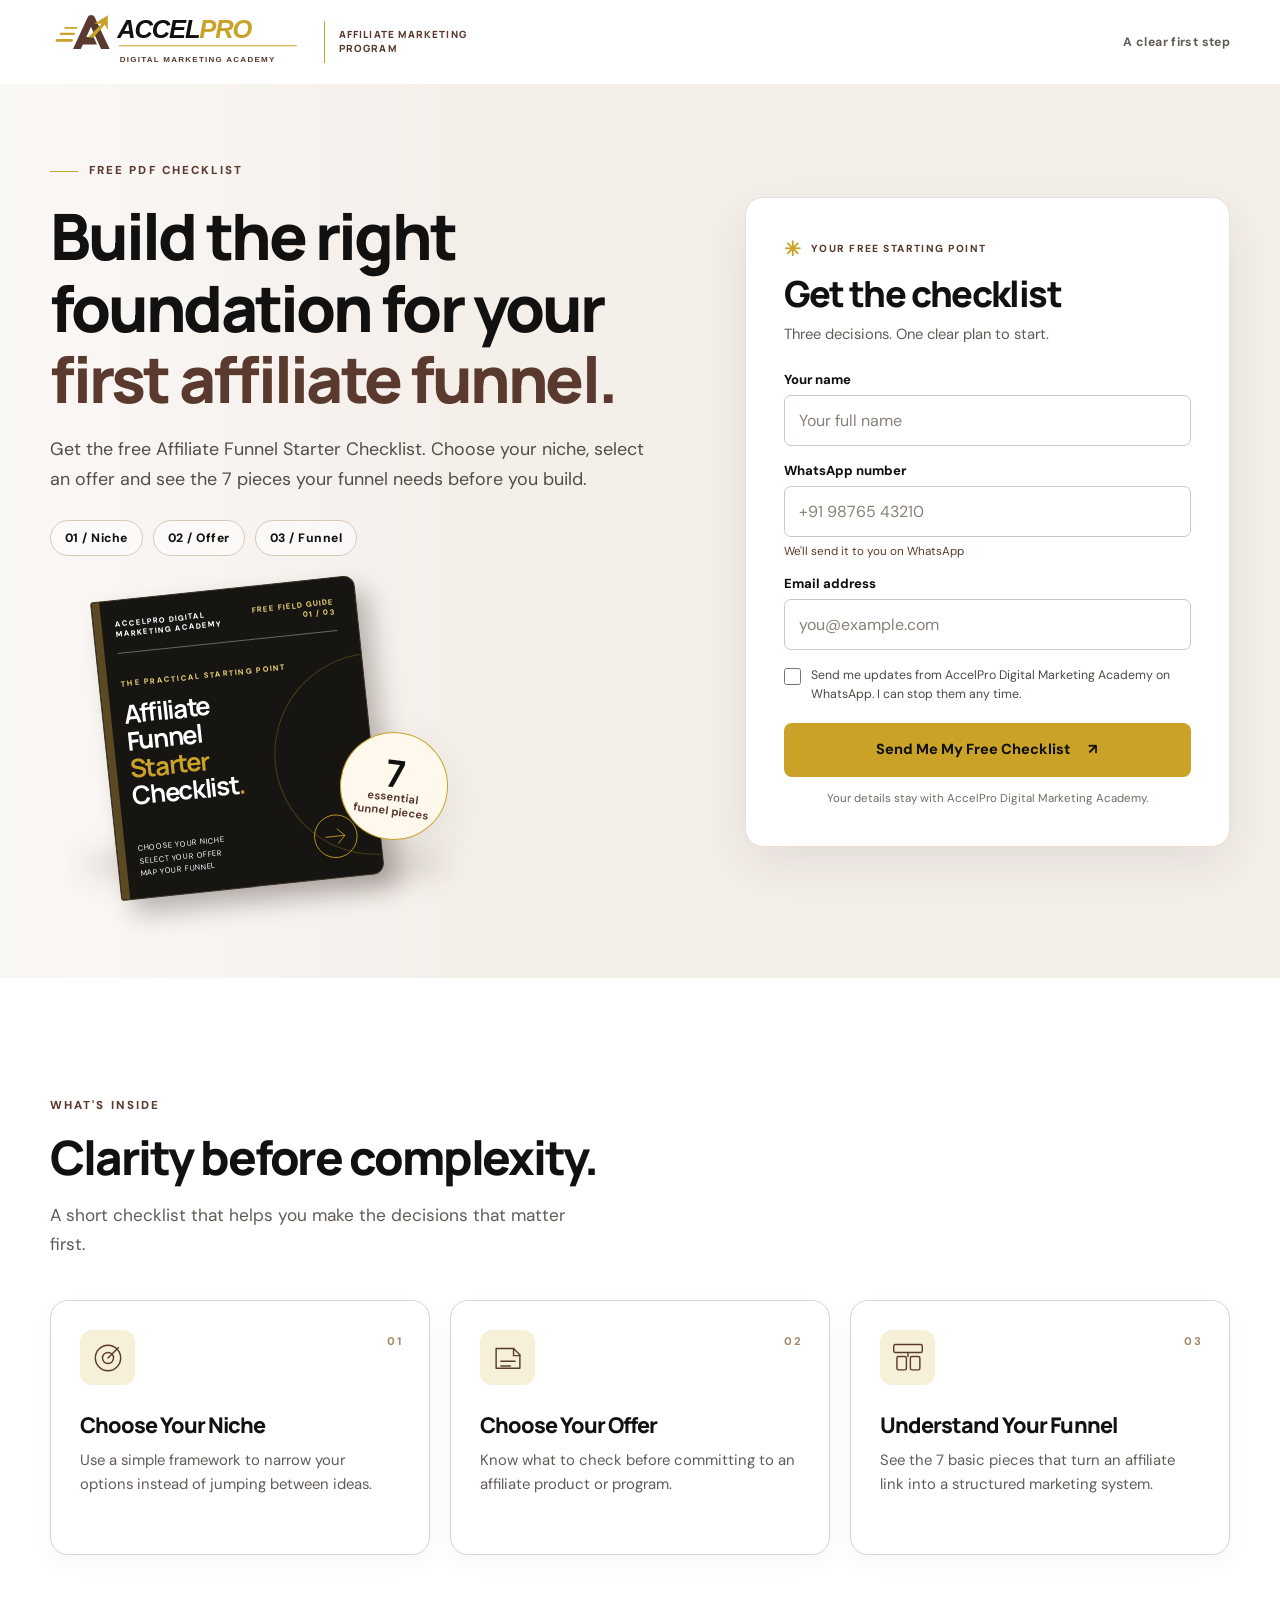
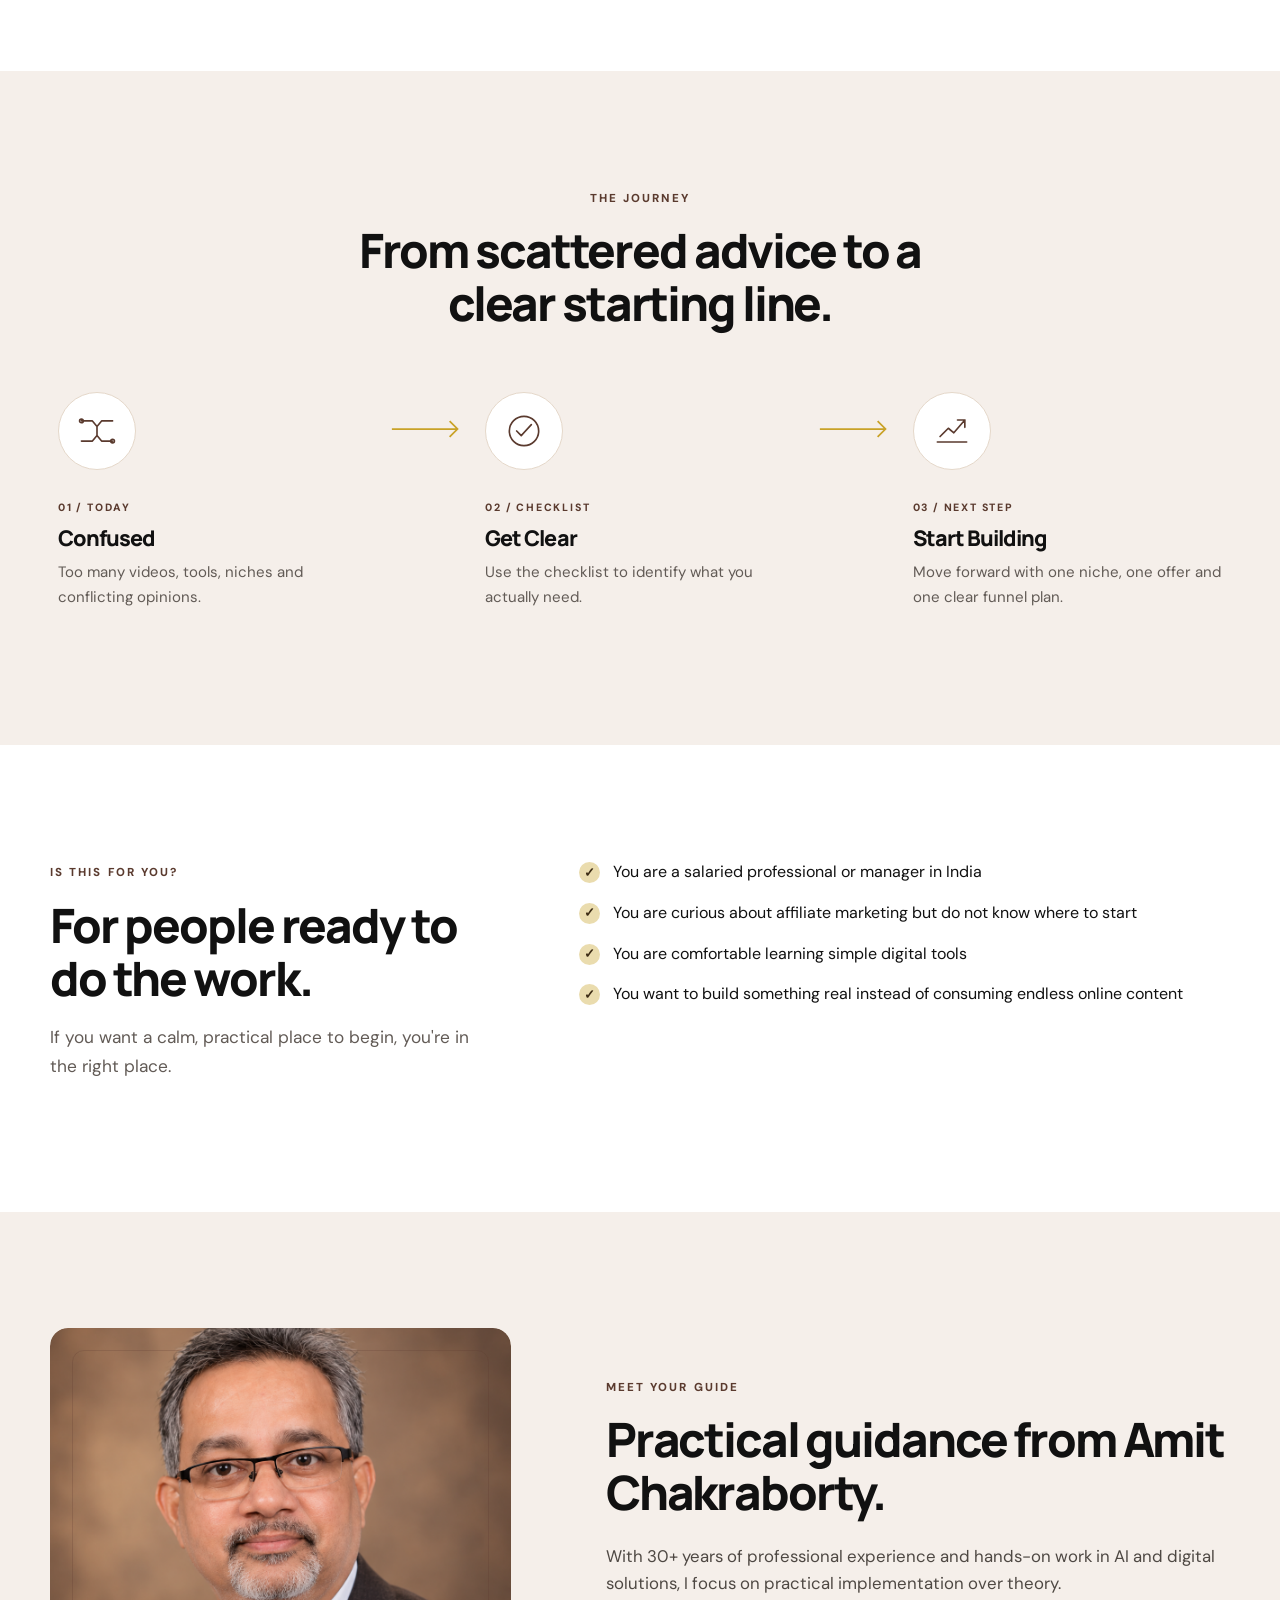
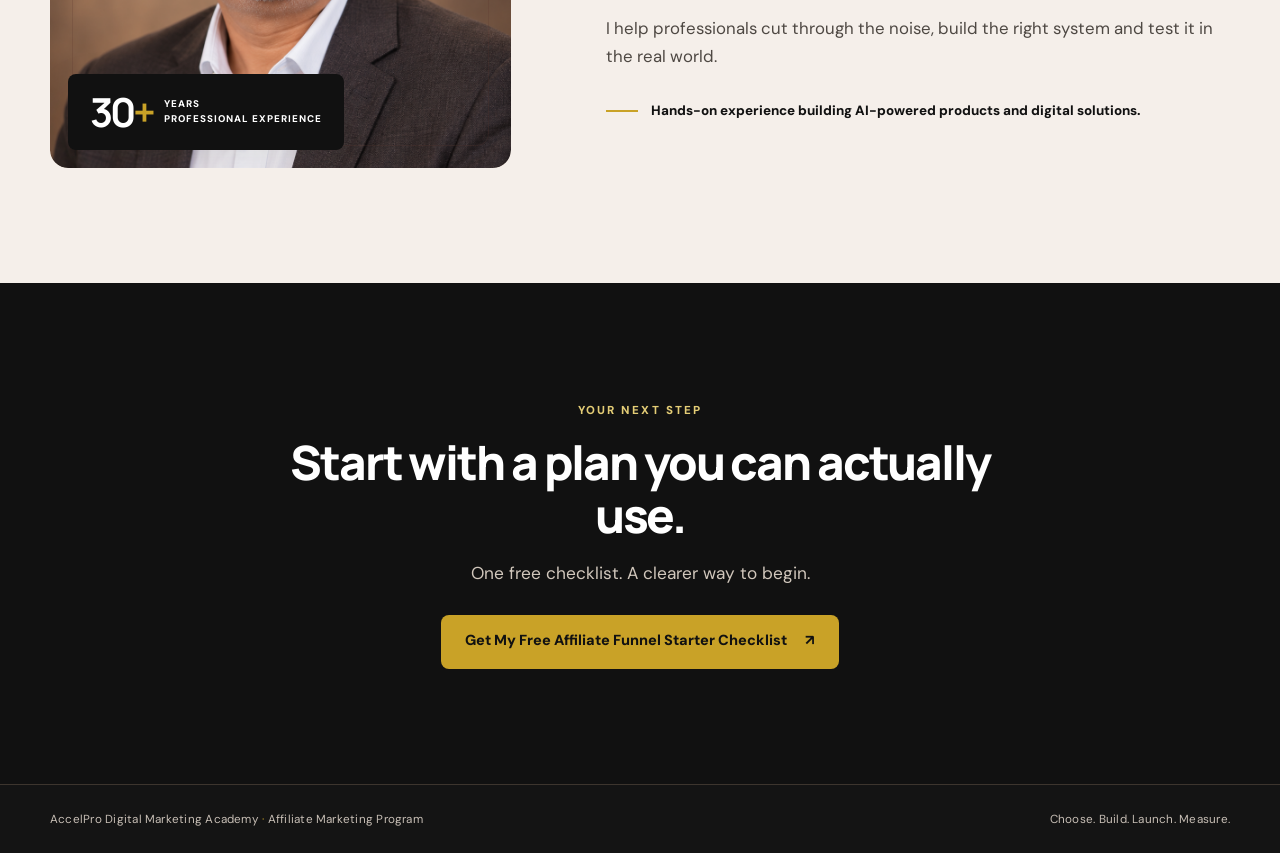
<file: index.html>
<!doctype html>
<html lang="en">
<head>
  <meta charset="utf-8">
  <meta name="viewport" content="width=device-width, initial-scale=1">
  <title data-site-replace="BRAND">Free Affiliate Funnel Starter Checklist | AccelPro Digital Marketing Academy</title>
  <meta name="description" content="Get the free Affiliate Funnel Starter Checklist. Choose a niche, evaluate an offer and understand the 7 pieces of a working funnel.">
  <meta property="og:title" content="Free Affiliate Funnel Starter Checklist | AccelPro Digital Marketing Academy" data-site-replace="BRAND">
  <meta property="og:description" content="A practical first step for choosing your niche, offer and funnel plan.">
  <meta property="og:type" content="website">
  <link rel="canonical" href="https://accelproaffiliate.com/" data-site-canonical="/">
  <link rel="icon" href="assets/favicon.svg" type="image/svg+xml">
  <link rel="stylesheet" href="styles.css">
  <script src="config.js"></script><script src="script.js" defer></script>
</head>
<body class="lead-page">
  <header class="site-header container" aria-label="AccelPro Digital Marketing Academy" data-site-replace="BRAND">
    <div class="brand"><img class="brand-logo" src="assets/brand/accelpro-digital-marketing-academy.svg" alt="AccelPro Digital Marketing Academy"><span class="brand-context"><span class="program-label" data-site="PROGRAM">Affiliate Marketing Program</span></span></div>
    <span class="header-note">A clear first step</span>
  </header>
  <main>
    <section class="hero lead-hero" aria-labelledby="hero-title">
      <div class="container hero-grid">
        <div class="hero-copy">
          <span class="eyebrow"><span class="eyebrow-line"></span> FREE PDF CHECKLIST</span>
          <h1 id="hero-title">Build the right foundation for your <em>first affiliate funnel.</em></h1>
          <p class="hero-lede">Get the free Affiliate Funnel Starter Checklist. Choose your niche, select an offer and see the 7 pieces your funnel needs before you build.</p>
          <div class="hero-points" aria-label="Checklist topics"><span>01 / Niche</span><span>02 / Offer</span><span>03 / Funnel</span></div>
          <div class="workbook-scene" aria-label="Affiliate Funnel Starter Checklist cover preview">
            <div class="workbook-shadow"></div>
            <div class="workbook-cover">
              <div class="cover-top"><span>ACCELPRO DIGITAL<br>MARKETING ACADEMY</span><span>FREE FIELD GUIDE<br>01 / 03</span></div>
              <div class="cover-rule"></div>
              <span class="cover-kicker">THE PRACTICAL STARTING POINT</span>
              <strong>Affiliate<br>Funnel<br><i>Starter</i><br>Checklist<span class="cover-dot">.</span></strong>
              <div class="cover-bottom"><span>CHOOSE YOUR NICHE<br>SELECT YOUR OFFER<br>MAP YOUR FUNNEL</span><svg viewBox="0 0 80 80" aria-hidden="true"><circle cx="40" cy="40" r="37"/><path d="M22 40h34m-13-13 13 13-13 13"/></svg></div>
            </div>
            <div class="scene-stamp"><span>7</span> essential<br>funnel pieces</div>
          </div>
        </div>
        <div class="form-wrap" id="lead-form">
          <div class="form-topline"><span class="mini-spark" aria-hidden="true">✳</span><span>YOUR FREE STARTING POINT</span></div>
          <h2>Get the checklist</h2>
          <p>Three decisions. One clear plan to start.</p>
          <form name="leads" method="POST" action="/thanks.html" data-netlify="true">
            <input type="hidden" name="form-name" value="leads">
            <div class="field"><label for="name">Your name</label><input id="name" name="name" type="text" autocomplete="name" placeholder="Your full name" required></div>
            <div class="field"><label for="whatsapp">WhatsApp number</label><input id="whatsapp" name="whatsapp" type="tel" inputmode="tel" autocomplete="tel" pattern="[+]?[0-9 ]{10,16}" title="Enter a valid WhatsApp number using 10 to 16 digits and spaces" placeholder="+91 98765 43210" required><small>We'll send it to you on WhatsApp</small></div>
            <div class="field"><label for="email">Email address</label><input id="email" name="email" type="email" autocomplete="email" placeholder="you@example.com" required></div>
            <label class="check-field" for="whatsapp_consent"><input id="whatsapp_consent" name="whatsapp_consent" type="checkbox" value="yes"><span data-site-replace="BRAND">Send me updates from AccelPro Digital Marketing Academy on WhatsApp. I can stop them any time.</span></label>
            <button class="btn btn-gold btn-full" type="submit">Send Me My Free Checklist <span aria-hidden="true">↗</span></button>
            <p class="privacy-note" data-site-replace="BRAND">Your details stay with AccelPro Digital Marketing Academy.</p>
          </form>
        </div>
      </div>
    </section>

    <section class="section section-light" aria-labelledby="inside-title">
      <div class="container"><div class="section-heading"><span class="eyebrow">WHAT'S INSIDE</span><h2 id="inside-title">Clarity before complexity.</h2><p>A short checklist that helps you make the decisions that matter first.</p></div>
        <div class="three-grid">
          <article class="feature-card"><span class="icon-badge"><svg viewBox="0 0 48 48" aria-hidden="true"><circle cx="24" cy="24" r="16"/><circle cx="24" cy="24" r="7"/><path d="m24 24 13-13"/></svg></span><span class="card-index">01</span><h3>Choose Your Niche</h3><p>Use a simple framework to narrow your options instead of jumping between ideas.</p></article>
          <article class="feature-card"><span class="icon-badge"><svg viewBox="0 0 48 48" aria-hidden="true"><path d="M9 12h22l8 8v17H9z"/><path d="M31 12v9h8M15 28h18m-18 6h12"/></svg></span><span class="card-index">02</span><h3>Choose Your Offer</h3><p>Know what to check before committing to an affiliate product or program.</p></article>
          <article class="feature-card"><span class="icon-badge"><svg viewBox="0 0 48 48" aria-hidden="true"><rect x="6" y="7" width="36" height="10" rx="2"/><rect x="10" y="22" width="12" height="17" rx="2"/><rect x="27" y="22" width="12" height="17" rx="2"/><path d="M24 17v5"/></svg></span><span class="card-index">03</span><h3>Understand Your Funnel</h3><p>See the 7 basic pieces that turn an affiliate link into a structured marketing system.</p></article>
        </div>
      </div>
    </section>

    <section class="section section-coffee" aria-labelledby="journey-title">
      <div class="container"><div class="section-heading centered"><span class="eyebrow">THE JOURNEY</span><h2 id="journey-title">From scattered advice to a clear starting line.</h2></div>
        <div class="journey-path">
          <article class="journey-step"><div class="journey-icon"><svg viewBox="0 0 48 48" aria-hidden="true"><path d="M7 13h12l5 6 5-6h12M7 35h12l5-6 5 6h12M24 19v10"/><circle cx="7" cy="13" r="2"/><circle cx="41" cy="35" r="2"/></svg></div><span>01 / TODAY</span><h3>Confused</h3><p>Too many videos, tools, niches and conflicting opinions.</p></article>
          <div class="path-arrow" aria-hidden="true"><svg viewBox="0 0 80 24"><path d="M1 12h75m-9-9 9 9-9 9"/></svg></div>
          <article class="journey-step"><div class="journey-icon"><svg viewBox="0 0 48 48" aria-hidden="true"><circle cx="24" cy="24" r="16"/><path d="m16 24 5 5 11-12"/></svg></div><span>02 / CHECKLIST</span><h3>Get Clear</h3><p>Use the checklist to identify what you actually need.</p></article>
          <div class="path-arrow" aria-hidden="true"><svg viewBox="0 0 80 24"><path d="M1 12h75m-9-9 9 9-9 9"/></svg></div>
          <article class="journey-step"><div class="journey-icon"><svg viewBox="0 0 48 48" aria-hidden="true"><path d="M8 36h32M11 30l9-9 6 5 12-14M30 12h8v8"/></svg></div><span>03 / NEXT STEP</span><h3>Start Building</h3><p>Move forward with one niche, one offer and one clear funnel plan.</p></article>
        </div>
      </div>
    </section>

    <section class="section section-light" aria-labelledby="for-title"><div class="container split-section"><div><span class="eyebrow">IS THIS FOR YOU?</span><h2 id="for-title">For people ready to do the work.</h2><p class="section-intro">If you want a calm, practical place to begin, you're in the right place.</p></div><ul class="tick-list"><li>You are a salaried professional or manager in India</li><li>You are curious about affiliate marketing but do not know where to start</li><li>You are comfortable learning simple digital tools</li><li>You want to build something real instead of consuming endless online content</li></ul></div></section>

    <section class="section section-coffee about-section" aria-labelledby="about-title"><div class="container about-grid"><div class="coach-visual"><img class="coach-photo" src="assets/amit-coach.png" alt="Amit Chakraborty, coach at AccelPro Academy" loading="lazy"><div class="coach-proof"><strong>30<span>+</span></strong><span>YEARS<br>PROFESSIONAL EXPERIENCE</span></div></div><div class="about-copy"><span class="eyebrow">MEET YOUR GUIDE</span><h2 id="about-title">Practical guidance from Amit Chakraborty.</h2><p>With 30+ years of professional experience and hands-on work in AI and digital solutions, I focus on practical implementation over theory.</p><p>I help professionals cut through the noise, build the right system and test it in the real world.</p><div class="about-proofline"><span class="proof-line"></span>Hands-on experience building AI-powered products and digital solutions.</div></div></div></section>

    <section class="section final-cta" aria-labelledby="cta-title"><div class="container cta-inner"><span class="eyebrow">YOUR NEXT STEP</span><h2 id="cta-title">Start with a plan you can actually use.</h2><p>One free checklist. A clearer way to begin.</p><a class="btn btn-gold" href="#lead-form">Get My Free Affiliate Funnel Starter Checklist <span aria-hidden="true">↗</span></a></div></section>
  </main>
  <footer class="footer"><div class="container footer-inner"><span><span data-site="BRAND">AccelPro Digital Marketing Academy</span> <span class="gold-dot">·</span> <span data-site="PROGRAM">Affiliate Marketing Program</span></span><span>Choose. Build. Launch. Measure.</span></div></footer>
</body>
</html>
</file>
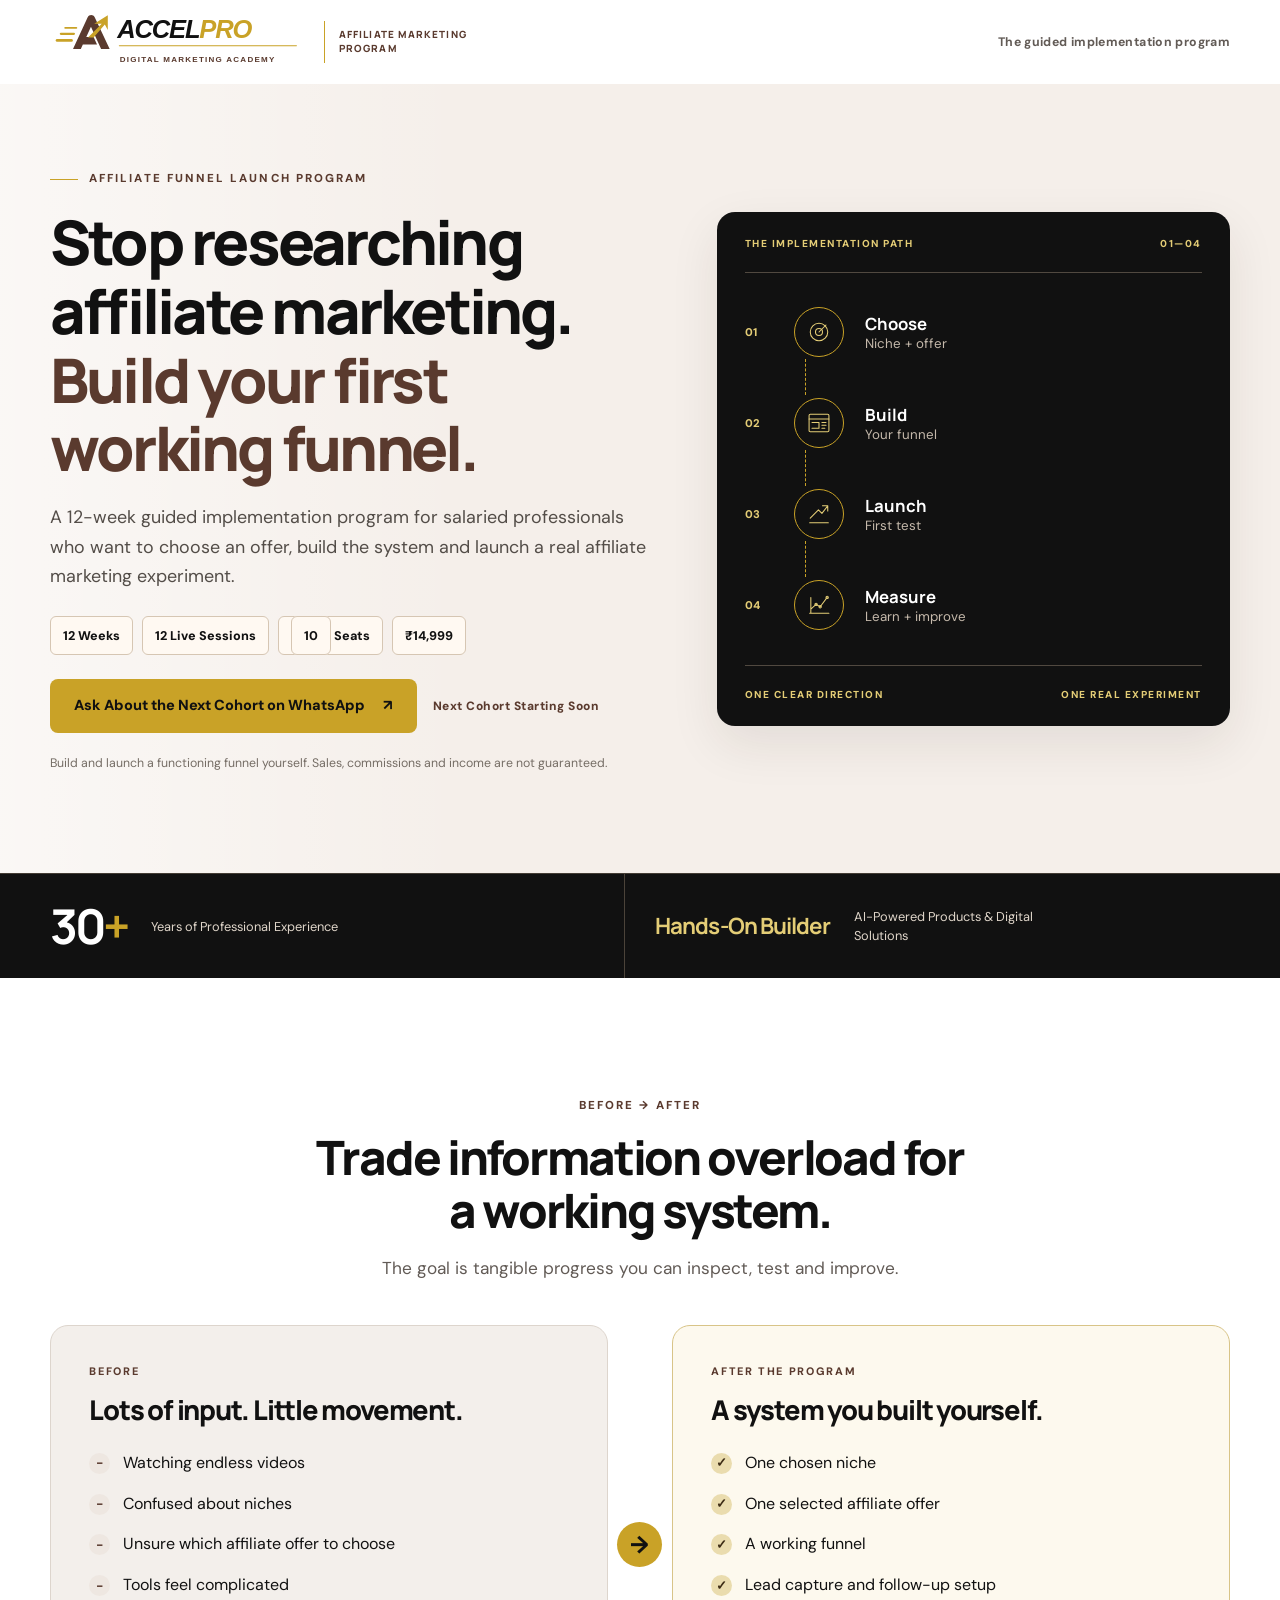
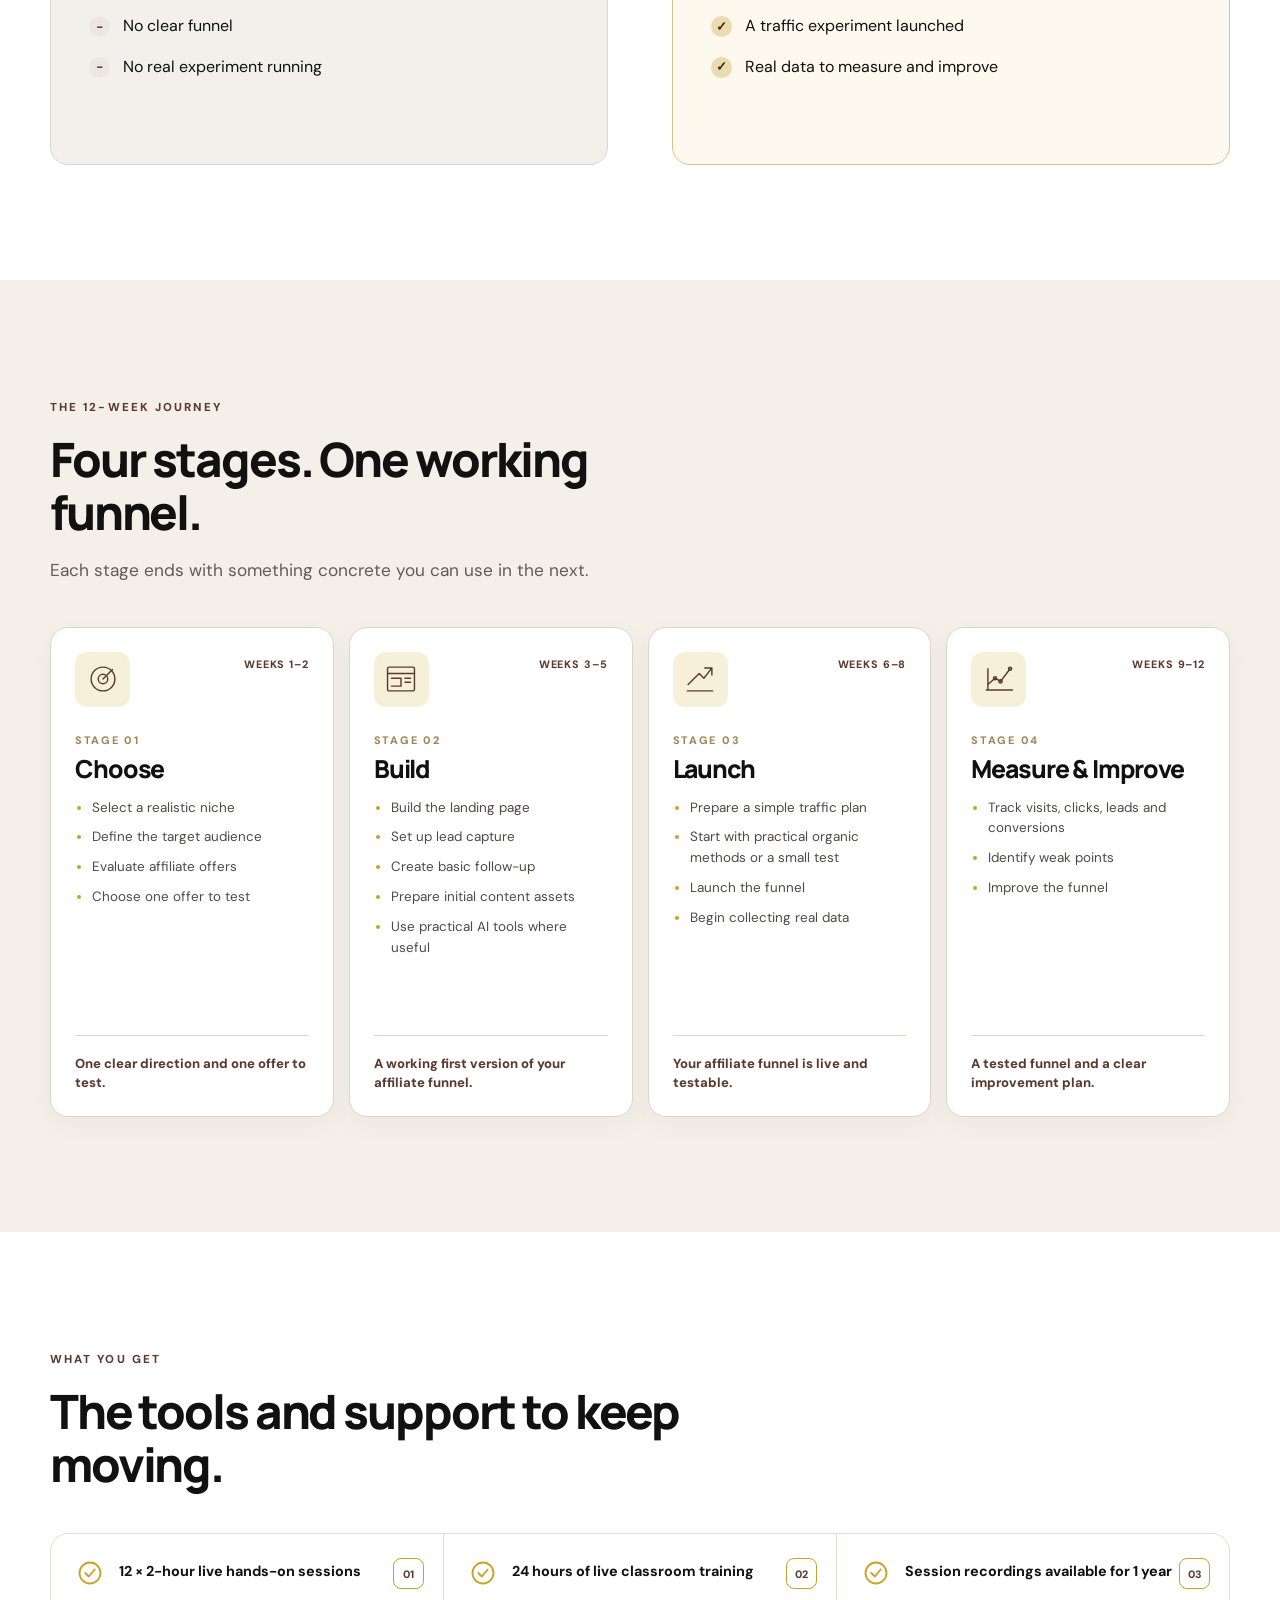
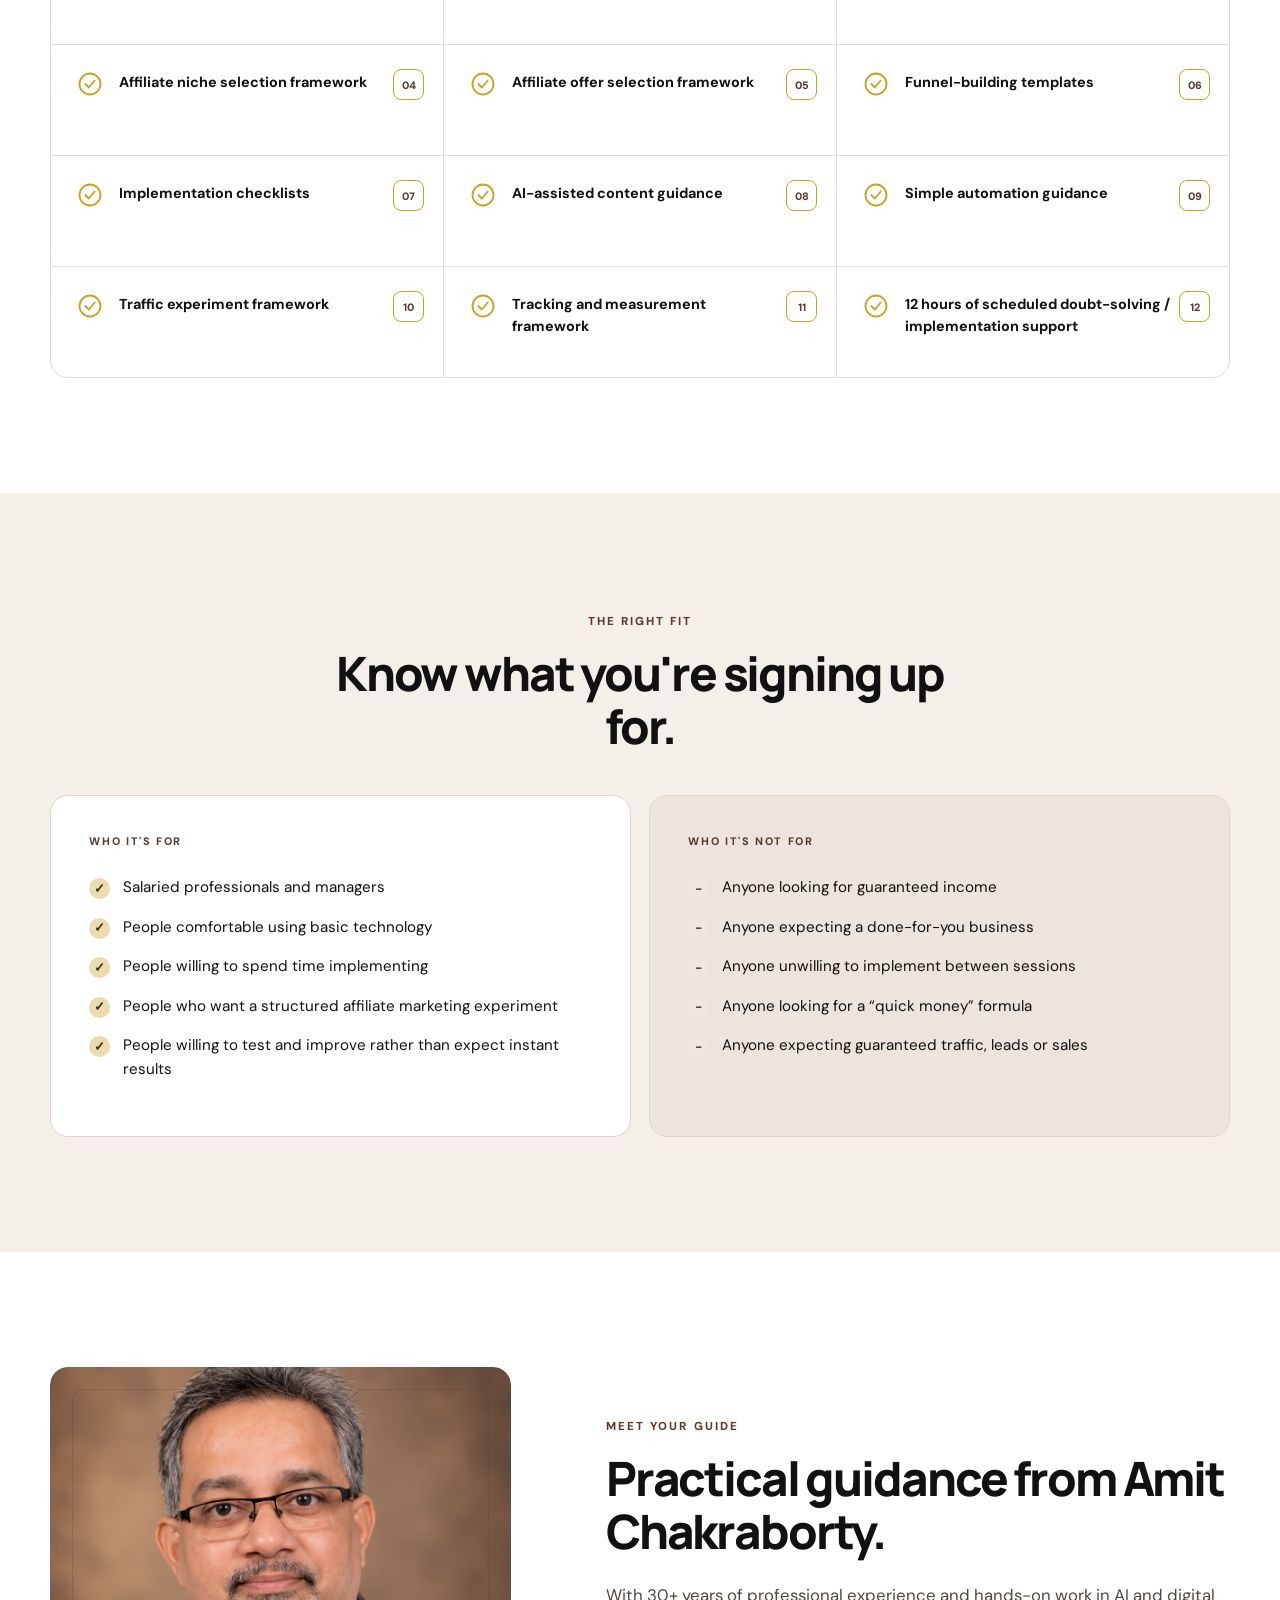
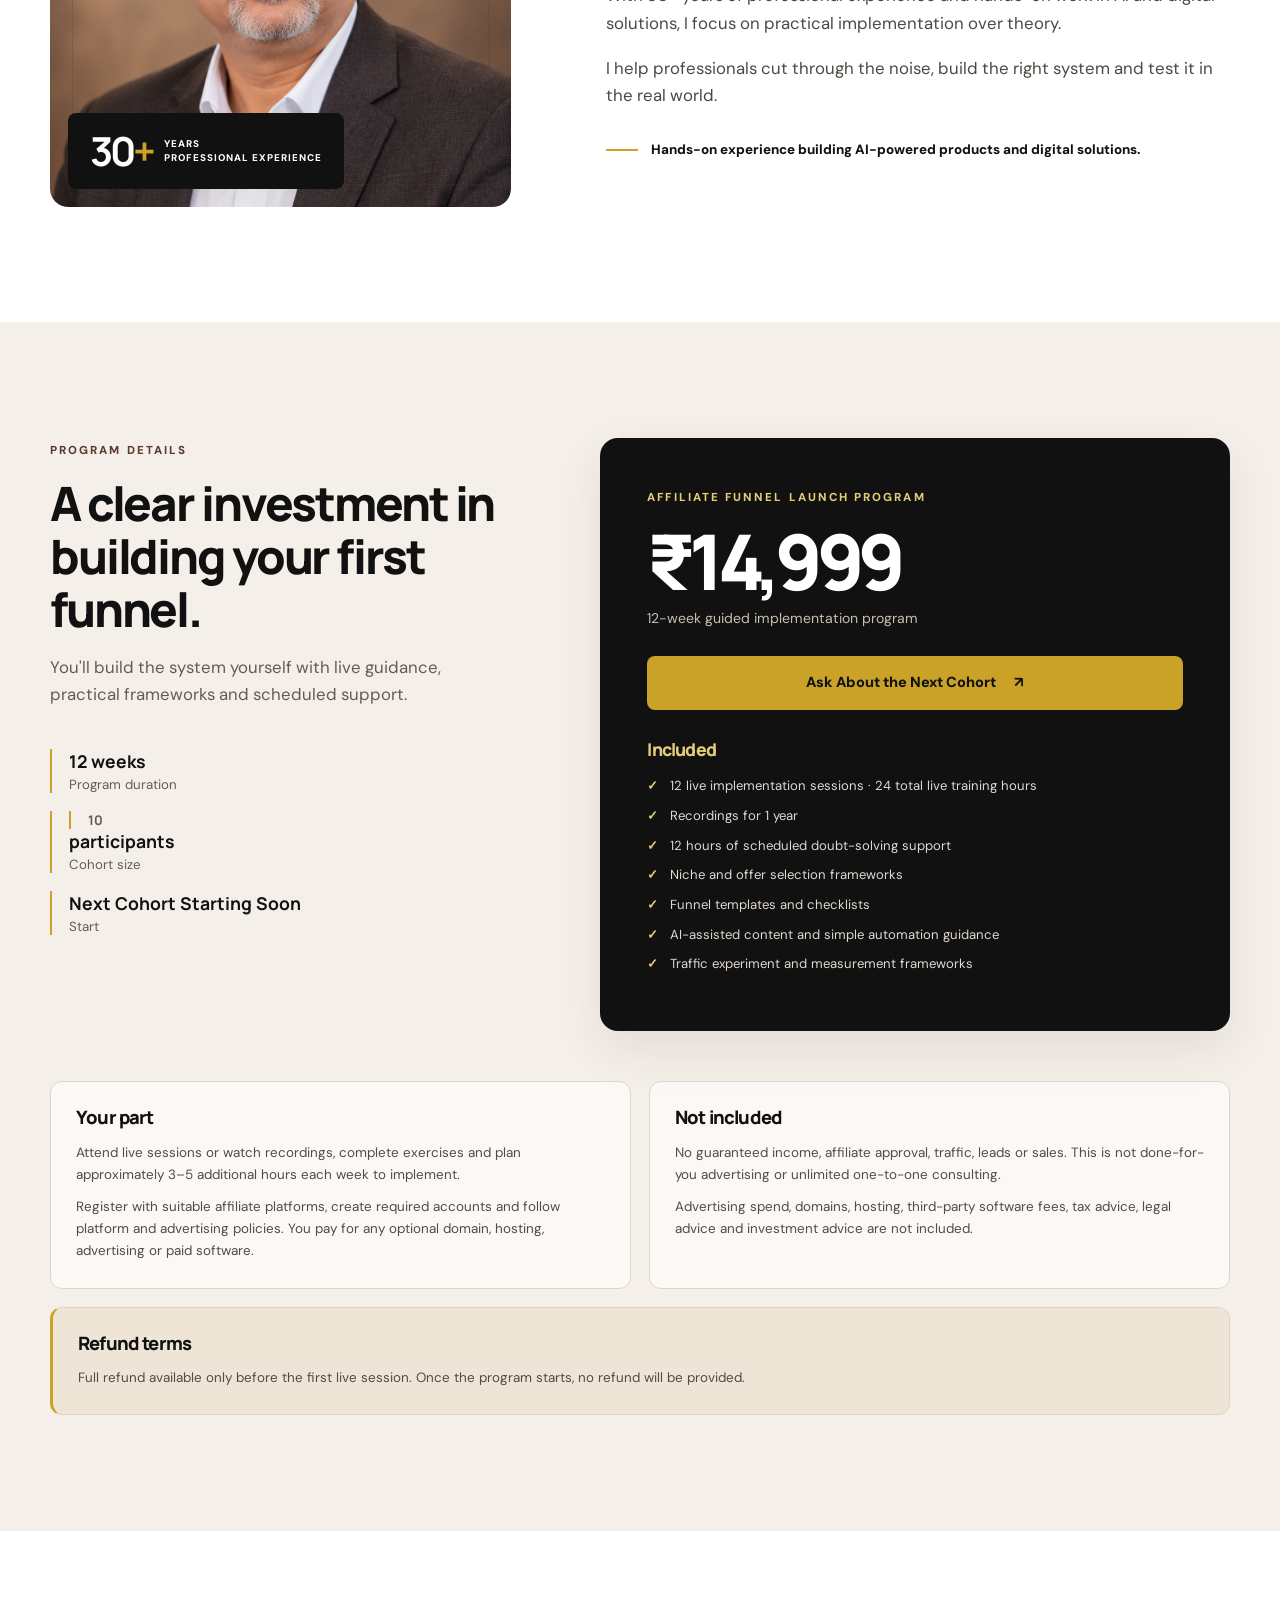
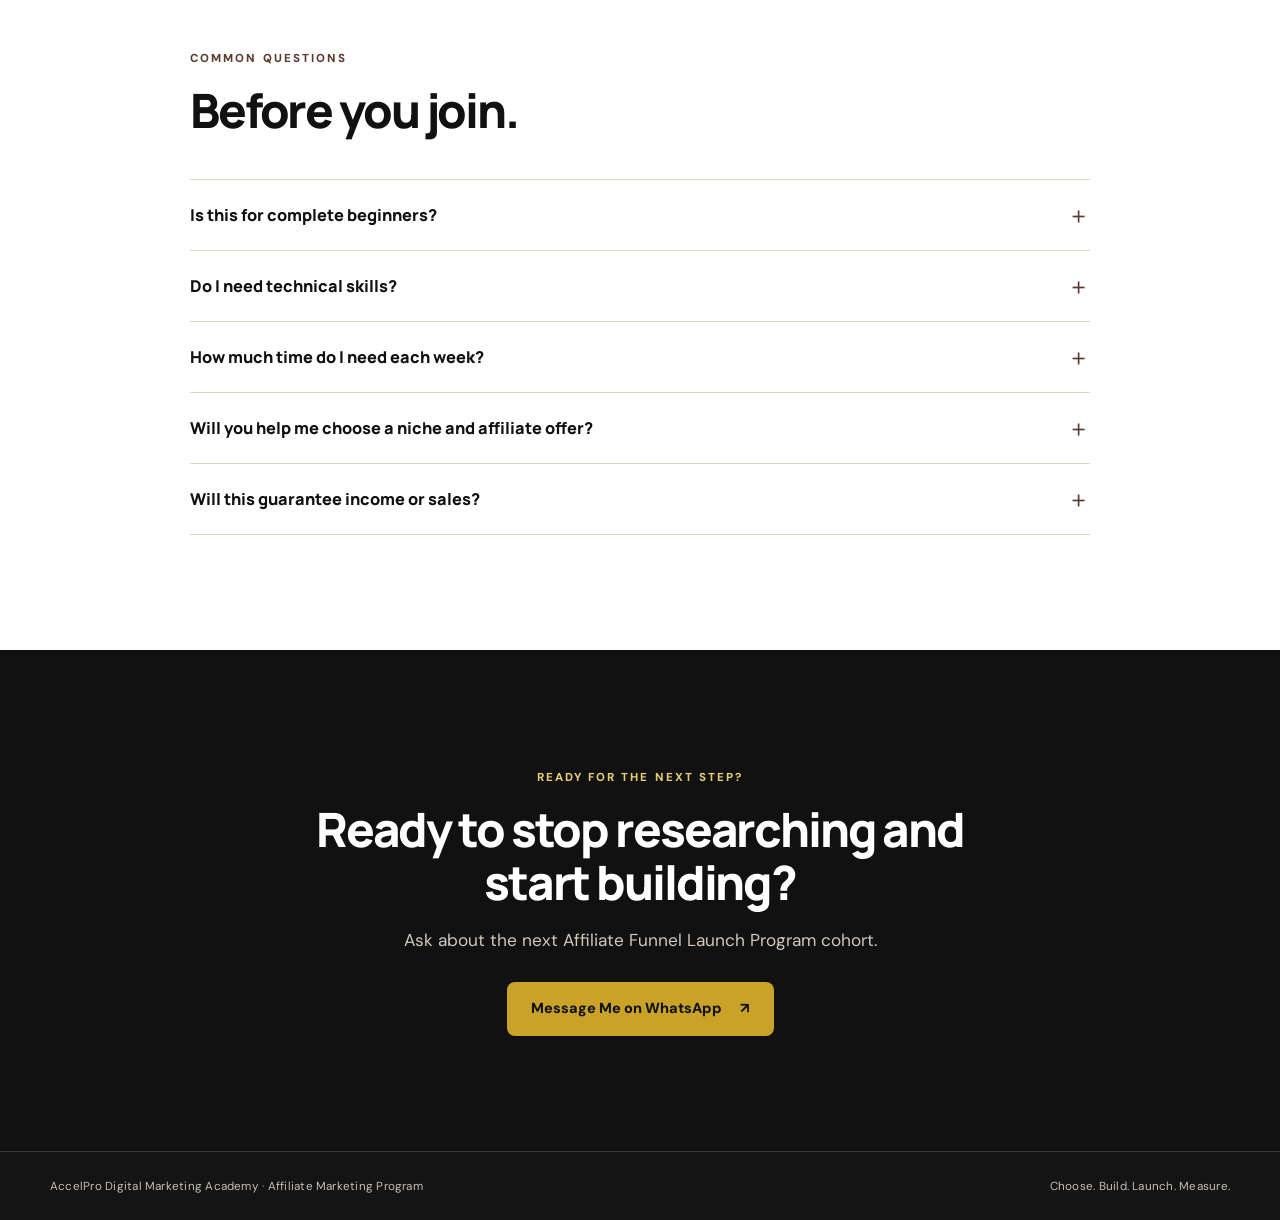
<file: offer.html>
<!doctype html>
<html lang="en">
<head>
  <meta charset="utf-8"><meta name="viewport" content="width=device-width, initial-scale=1">
  <title data-site-replace="BRAND">Affiliate Funnel Launch Program | AccelPro Digital Marketing Academy</title>
  <meta name="description" content="A 12-week guided program for professionals in India to choose an affiliate offer, build a working funnel, launch a test and learn from real data.">
  <meta property="og:title" content="Affiliate Funnel Launch Program | AccelPro Digital Marketing Academy" data-site-replace="BRAND"><meta property="og:description" content="Choose, build, launch and measure your first affiliate funnel through guided implementation."><meta property="og:type" content="website">
  <link rel="canonical" href="https://accelproaffiliate.com/offer.html" data-site-canonical="/offer.html"><link rel="icon" href="assets/favicon.svg" type="image/svg+xml"><link rel="stylesheet" href="styles.css"><script src="config.js"></script><script src="script.js" defer></script>
</head>
<body class="offer-page">
  <header class="site-header container" aria-label="AccelPro Digital Marketing Academy" data-site-replace="BRAND"><div class="brand"><img class="brand-logo" src="assets/brand/accelpro-digital-marketing-academy.svg" alt="AccelPro Digital Marketing Academy"><span class="brand-context"><span class="program-label" data-site="PROGRAM">Affiliate Marketing Program</span></span></div><span class="header-note">The guided implementation program</span></header>
  <main>
    <section class="hero offer-hero" aria-labelledby="offer-title"><div class="container offer-hero-grid"><div class="hero-copy"><span class="eyebrow"><span class="eyebrow-line"></span> AFFILIATE FUNNEL LAUNCH PROGRAM</span><h1 id="offer-title">Stop researching affiliate marketing. <em>Build your first working funnel.</em></h1><p class="hero-lede">A 12-week guided implementation program for salaried professionals who want to choose an offer, build the system and launch a real affiliate marketing experiment.</p><div class="hero-facts"><span>12 Weeks</span><span>12 Live Sessions</span><span><span data-site="SEATS">10</span> Seats</span><span data-site="PRICE">₹14,999</span></div><div class="hero-action"><a class="btn btn-gold" href="https://wa.me/919330352283?text=Hi%20Amit%2C%20I%27m%20interested%20in%20the%20Affiliate%20Funnel%20Launch%20Program.%20Please%20share%20details%20about%20the%20next%20cohort." data-site="WHATSAPP_LINK" target="_blank" rel="noopener noreferrer"><span data-site="BUTTON_TEXT">Ask About the Next Cohort on WhatsApp</span> <span aria-hidden="true">↗</span></a><span class="cohort-label" data-site="START_DATE">Next Cohort Starting Soon</span></div><p class="hero-fine">Build and launch a functioning funnel yourself. Sales, commissions and income are not guaranteed.</p></div><div class="funnel-art" aria-label="Choose, build, launch and measure roadmap"><div class="art-heading"><span>THE IMPLEMENTATION PATH</span><span>01—04</span></div><div class="art-track"><div class="art-node"><span class="node-num">01</span><svg viewBox="0 0 48 48" aria-hidden="true"><circle cx="24" cy="24" r="15"/><circle cx="24" cy="24" r="6"/><path d="m24 24 12-12"/></svg><strong>Choose</strong><small>Niche + offer</small></div><div class="art-node"><span class="node-num">02</span><svg viewBox="0 0 48 48" aria-hidden="true"><rect x="7" y="9" width="34" height="30" rx="2"/><path d="M7 17h34m-29 6h12v10H12m17-10h7m-7 5h7m-7 5h5"/></svg><strong>Build</strong><small>Your funnel</small></div><div class="art-node"><span class="node-num">03</span><svg viewBox="0 0 48 48" aria-hidden="true"><path d="m9 31 14-14 6 6 10-13M30 10h9v9M8 39h32"/></svg><strong>Launch</strong><small>First test</small></div><div class="art-node"><span class="node-num">04</span><svg viewBox="0 0 48 48" aria-hidden="true"><path d="M8 38h33M10 31l9-8 7 4 12-16M10 11v27"/><circle cx="19" cy="23" r="2"/><circle cx="26" cy="27" r="2"/><circle cx="38" cy="11" r="2"/></svg><strong>Measure</strong><small>Learn + improve</small></div></div><div class="art-footer"><span>ONE CLEAR DIRECTION</span><span>ONE REAL EXPERIMENT</span></div></div></div></section>

    <section class="proof-strip"><div class="container proof-grid"><div class="proof-item"><strong>30<span>+</span></strong><span>Years of Professional Experience</span></div><div class="proof-item"><strong class="proof-words">Hands-On Builder</strong><span>AI-Powered Products &amp; Digital Solutions</span></div></div></section>

    <section class="section section-light" aria-labelledby="change-title"><div class="container"><div class="section-heading centered"><span class="eyebrow">BEFORE → AFTER</span><h2 id="change-title">Trade information overload for a working system.</h2><p>The goal is tangible progress you can inspect, test and improve.</p></div><div class="before-after"><div class="comparison-panel before"><span class="panel-label">BEFORE</span><h3>Lots of input. Little movement.</h3><ul class="cross-list"><li>Watching endless videos</li><li>Confused about niches</li><li>Unsure which affiliate offer to choose</li><li>Tools feel complicated</li><li>No clear funnel</li><li>No real experiment running</li></ul></div><div class="comparison-arrow" aria-hidden="true">→</div><div class="comparison-panel after"><span class="panel-label">AFTER THE PROGRAM</span><h3>A system you built yourself.</h3><ul class="tick-list"><li>One chosen niche</li><li>One selected affiliate offer</li><li>A working funnel</li><li>Lead capture and follow-up setup</li><li>A traffic experiment launched</li><li>Real data to measure and improve</li></ul></div></div></div></section>

    <section class="section section-coffee" aria-labelledby="roadmap-title"><div class="container"><div class="section-heading"><span class="eyebrow">THE 12-WEEK JOURNEY</span><h2 id="roadmap-title">Four stages. One working funnel.</h2><p>Each stage ends with something concrete you can use in the next.</p></div><div class="roadmap">
      <article class="roadmap-card"><div class="roadmap-top"><span class="roadmap-icon"><svg viewBox="0 0 48 48" aria-hidden="true"><circle cx="24" cy="24" r="15"/><circle cx="24" cy="24" r="6"/><path d="m24 24 12-12"/></svg></span><span class="weeks">WEEKS 1–2</span></div><span class="stage-num">STAGE 01</span><h3>Choose</h3><ul><li>Select a realistic niche</li><li>Define the target audience</li><li>Evaluate affiliate offers</li><li>Choose one offer to test</li></ul><p class="achievement">One clear direction and one offer to test.</p></article>
      <article class="roadmap-card"><div class="roadmap-top"><span class="roadmap-icon"><svg viewBox="0 0 48 48" aria-hidden="true"><rect x="7" y="9" width="34" height="30" rx="2"/><path d="M7 17h34m-29 6h12v10H12m17-10h7m-7 5h7"/></svg></span><span class="weeks">WEEKS 3–5</span></div><span class="stage-num">STAGE 02</span><h3>Build</h3><ul><li>Build the landing page</li><li>Set up lead capture</li><li>Create basic follow-up</li><li>Prepare initial content assets</li><li>Use practical AI tools where useful</li></ul><p class="achievement">A working first version of your affiliate funnel.</p></article>
      <article class="roadmap-card"><div class="roadmap-top"><span class="roadmap-icon"><svg viewBox="0 0 48 48" aria-hidden="true"><path d="m9 31 14-14 6 6 10-13M30 10h9v9M8 39h32"/></svg></span><span class="weeks">WEEKS 6–8</span></div><span class="stage-num">STAGE 03</span><h3>Launch</h3><ul><li>Prepare a simple traffic plan</li><li>Start with practical organic methods or a small test</li><li>Launch the funnel</li><li>Begin collecting real data</li></ul><p class="achievement">Your affiliate funnel is live and testable.</p></article>
      <article class="roadmap-card"><div class="roadmap-top"><span class="roadmap-icon"><svg viewBox="0 0 48 48" aria-hidden="true"><path d="M8 38h33M10 31l9-8 7 4 12-16M10 11v27"/><circle cx="19" cy="23" r="2"/><circle cx="26" cy="27" r="2"/><circle cx="38" cy="11" r="2"/></svg></span><span class="weeks">WEEKS 9–12</span></div><span class="stage-num">STAGE 04</span><h3>Measure &amp; Improve</h3><ul><li>Track visits, clicks, leads and conversions</li><li>Identify weak points</li><li>Improve the funnel</li></ul><p class="achievement">A tested funnel and a clear improvement plan.</p></article>
    </div></div></section>

    <section class="section section-light" aria-labelledby="included-title"><div class="container"><div class="section-heading"><span class="eyebrow">WHAT YOU GET</span><h2 id="included-title">The tools and support to keep moving.</h2></div><div class="inclusion-grid"><div class="inclusion"><span>01</span><svg class="inclusion-icon" viewBox="0 0 24 24" aria-hidden="true"><circle cx="12" cy="12" r="9"/><path d="m8 12 3 3 5-6"/></svg><p>12 × 2-hour live hands-on sessions</p></div><div class="inclusion"><span>02</span><svg class="inclusion-icon" viewBox="0 0 24 24" aria-hidden="true"><circle cx="12" cy="12" r="9"/><path d="m8 12 3 3 5-6"/></svg><p>24 hours of live classroom training</p></div><div class="inclusion"><span>03</span><svg class="inclusion-icon" viewBox="0 0 24 24" aria-hidden="true"><circle cx="12" cy="12" r="9"/><path d="m8 12 3 3 5-6"/></svg><p>Session recordings available for 1 year</p></div><div class="inclusion"><span>04</span><svg class="inclusion-icon" viewBox="0 0 24 24" aria-hidden="true"><circle cx="12" cy="12" r="9"/><path d="m8 12 3 3 5-6"/></svg><p>Affiliate niche selection framework</p></div><div class="inclusion"><span>05</span><svg class="inclusion-icon" viewBox="0 0 24 24" aria-hidden="true"><circle cx="12" cy="12" r="9"/><path d="m8 12 3 3 5-6"/></svg><p>Affiliate offer selection framework</p></div><div class="inclusion"><span>06</span><svg class="inclusion-icon" viewBox="0 0 24 24" aria-hidden="true"><circle cx="12" cy="12" r="9"/><path d="m8 12 3 3 5-6"/></svg><p>Funnel-building templates</p></div><div class="inclusion"><span>07</span><svg class="inclusion-icon" viewBox="0 0 24 24" aria-hidden="true"><circle cx="12" cy="12" r="9"/><path d="m8 12 3 3 5-6"/></svg><p>Implementation checklists</p></div><div class="inclusion"><span>08</span><svg class="inclusion-icon" viewBox="0 0 24 24" aria-hidden="true"><circle cx="12" cy="12" r="9"/><path d="m8 12 3 3 5-6"/></svg><p>AI-assisted content guidance</p></div><div class="inclusion"><span>09</span><svg class="inclusion-icon" viewBox="0 0 24 24" aria-hidden="true"><circle cx="12" cy="12" r="9"/><path d="m8 12 3 3 5-6"/></svg><p>Simple automation guidance</p></div><div class="inclusion"><span>10</span><svg class="inclusion-icon" viewBox="0 0 24 24" aria-hidden="true"><circle cx="12" cy="12" r="9"/><path d="m8 12 3 3 5-6"/></svg><p>Traffic experiment framework</p></div><div class="inclusion"><span>11</span><svg class="inclusion-icon" viewBox="0 0 24 24" aria-hidden="true"><circle cx="12" cy="12" r="9"/><path d="m8 12 3 3 5-6"/></svg><p>Tracking and measurement framework</p></div><div class="inclusion"><span>12</span><svg class="inclusion-icon" viewBox="0 0 24 24" aria-hidden="true"><circle cx="12" cy="12" r="9"/><path d="m8 12 3 3 5-6"/></svg><p>12 hours of scheduled doubt-solving / implementation support</p></div></div></div></section>

    <section class="section section-coffee" aria-labelledby="fit-title"><div class="container"><div class="section-heading centered"><span class="eyebrow">THE RIGHT FIT</span><h2 id="fit-title">Know what you're signing up for.</h2></div><div class="fit-grid"><div class="fit-panel"><span class="panel-label">WHO IT'S FOR</span><ul class="tick-list"><li>Salaried professionals and managers</li><li>People comfortable using basic technology</li><li>People willing to spend time implementing</li><li>People who want a structured affiliate marketing experiment</li><li>People willing to test and improve rather than expect instant results</li></ul></div><div class="fit-panel muted"><span class="panel-label">WHO IT'S NOT FOR</span><ul class="cross-list"><li>Anyone looking for guaranteed income</li><li>Anyone expecting a done-for-you business</li><li>Anyone unwilling to implement between sessions</li><li>Anyone looking for a “quick money” formula</li><li>Anyone expecting guaranteed traffic, leads or sales</li></ul></div></div></div></section>

    <section class="section section-light about-section" aria-labelledby="about-title"><div class="container about-grid"><div class="coach-visual"><img class="coach-photo" src="assets/amit-coach.png" alt="Amit Chakraborty, coach at AccelPro Academy" loading="lazy"><div class="coach-proof"><strong>30<span>+</span></strong><span>YEARS<br>PROFESSIONAL EXPERIENCE</span></div></div><div class="about-copy"><span class="eyebrow">MEET YOUR GUIDE</span><h2 id="about-title">Practical guidance from Amit Chakraborty.</h2><p>With 30+ years of professional experience and hands-on work in AI and digital solutions, I focus on practical implementation over theory.</p><p>I help professionals cut through the noise, build the right system and test it in the real world.</p><div class="about-proofline"><span class="proof-line"></span>Hands-on experience building AI-powered products and digital solutions.</div></div></div></section>

    <section class="section section-coffee" aria-labelledby="price-title"><div class="container price-layout"><div class="price-context"><span class="eyebrow">PROGRAM DETAILS</span><h2 id="price-title">A clear investment in building your first funnel.</h2><p>You'll build the system yourself with live guidance, practical frameworks and scheduled support.</p><div class="price-meta"><span><strong>12 weeks</strong> Program duration</span><span><strong><span data-site="SEATS">10</span> participants</strong> Cohort size</span><span><strong data-site="START_DATE">Next Cohort Starting Soon</strong> Start</span></div></div><div class="price-card"><span class="eyebrow">AFFILIATE FUNNEL LAUNCH PROGRAM</span><div class="price" data-site="PRICE">₹14,999</div><p class="price-sub">12-week guided implementation program</p><a class="btn btn-gold btn-full" href="https://wa.me/919330352283?text=Hi%20Amit%2C%20I%27m%20interested%20in%20the%20Affiliate%20Funnel%20Launch%20Program.%20Please%20share%20details%20about%20the%20next%20cohort." data-site="WHATSAPP_LINK" target="_blank" rel="noopener noreferrer">Ask About the Next Cohort <span aria-hidden="true">↗</span></a><h3>Included</h3><ul class="compact-list"><li>12 live implementation sessions · 24 total live training hours</li><li>Recordings for 1 year</li><li>12 hours of scheduled doubt-solving support</li><li>Niche and offer selection frameworks</li><li>Funnel templates and checklists</li><li>AI-assisted content and simple automation guidance</li><li>Traffic experiment and measurement frameworks</li></ul></div></div><div class="container terms-grid"><div class="terms-card"><h3>Your part</h3><p>Attend live sessions or watch recordings, complete exercises and plan approximately 3–5 additional hours each week to implement.</p><p>Register with suitable affiliate platforms, create required accounts and follow platform and advertising policies. You pay for any optional domain, hosting, advertising or paid software.</p></div><div class="terms-card"><h3>Not included</h3><p>No guaranteed income, affiliate approval, traffic, leads or sales. This is not done-for-you advertising or unlimited one-to-one consulting.</p><p>Advertising spend, domains, hosting, third-party software fees, tax advice, legal advice and investment advice are not included.</p></div><div class="terms-card refund-card"><h3>Refund terms</h3><p>Full refund available only before the first live session. Once the program starts, no refund will be provided.</p></div></div></section>

    <section class="section section-light" aria-labelledby="faq-title"><div class="container faq-wrap"><div class="section-heading"><span class="eyebrow">COMMON QUESTIONS</span><h2 id="faq-title">Before you join.</h2></div><div class="faq-list"><details><summary>Is this for complete beginners?</summary><p>Yes. This program is designed for professionals who are new to affiliate marketing but are comfortable learning digital tools.</p></details><details><summary>Do I need technical skills?</summary><p>No advanced technical skills are needed. You should be comfortable using the internet, basic digital tools and following step-by-step instructions.</p></details><details><summary>How much time do I need each week?</summary><p>Plan for the live session plus approximately 3–5 additional hours per week for implementation.</p></details><details><summary>Will you help me choose a niche and affiliate offer?</summary><p>Yes. Niche and offer selection are part of the program. You will be guided to choose one realistic niche and one affiliate offer to test.</p></details><details><summary>Will this guarantee income or sales?</summary><p>No. The program helps you build and launch a working affiliate funnel. Income, sales and commissions depend on many factors outside the program's control.</p></details></div></div></section>

    <section class="section final-cta" aria-labelledby="final-title"><div class="container cta-inner"><span class="eyebrow">READY FOR THE NEXT STEP?</span><h2 id="final-title">Ready to stop researching and start building?</h2><p>Ask about the next Affiliate Funnel Launch Program cohort.</p><a class="btn btn-gold" href="https://wa.me/919330352283?text=Hi%20Amit%2C%20I%27m%20interested%20in%20the%20Affiliate%20Funnel%20Launch%20Program.%20Please%20share%20details%20about%20the%20next%20cohort." data-site="WHATSAPP_LINK" target="_blank" rel="noopener noreferrer">Message Me on WhatsApp <span aria-hidden="true">↗</span></a></div></section>
  </main>
  <footer class="footer"><div class="container footer-inner"><span><span data-site="BRAND">AccelPro Digital Marketing Academy</span> <span class="gold-dot">·</span> <span data-site="PROGRAM">Affiliate Marketing Program</span></span><span>Choose. Build. Launch. Measure.</span></div></footer>
  <div class="mobile-cta"><a class="btn btn-gold btn-full" href="https://wa.me/919330352283?text=Hi%20Amit%2C%20I%27m%20interested%20in%20the%20Affiliate%20Funnel%20Launch%20Program.%20Please%20share%20details%20about%20the%20next%20cohort." data-site="WHATSAPP_LINK" target="_blank" rel="noopener noreferrer"><span data-site="BUTTON_TEXT">Ask About the Next Cohort on WhatsApp</span> <span aria-hidden="true">↗</span></a></div>
</body>
</html>
</file>
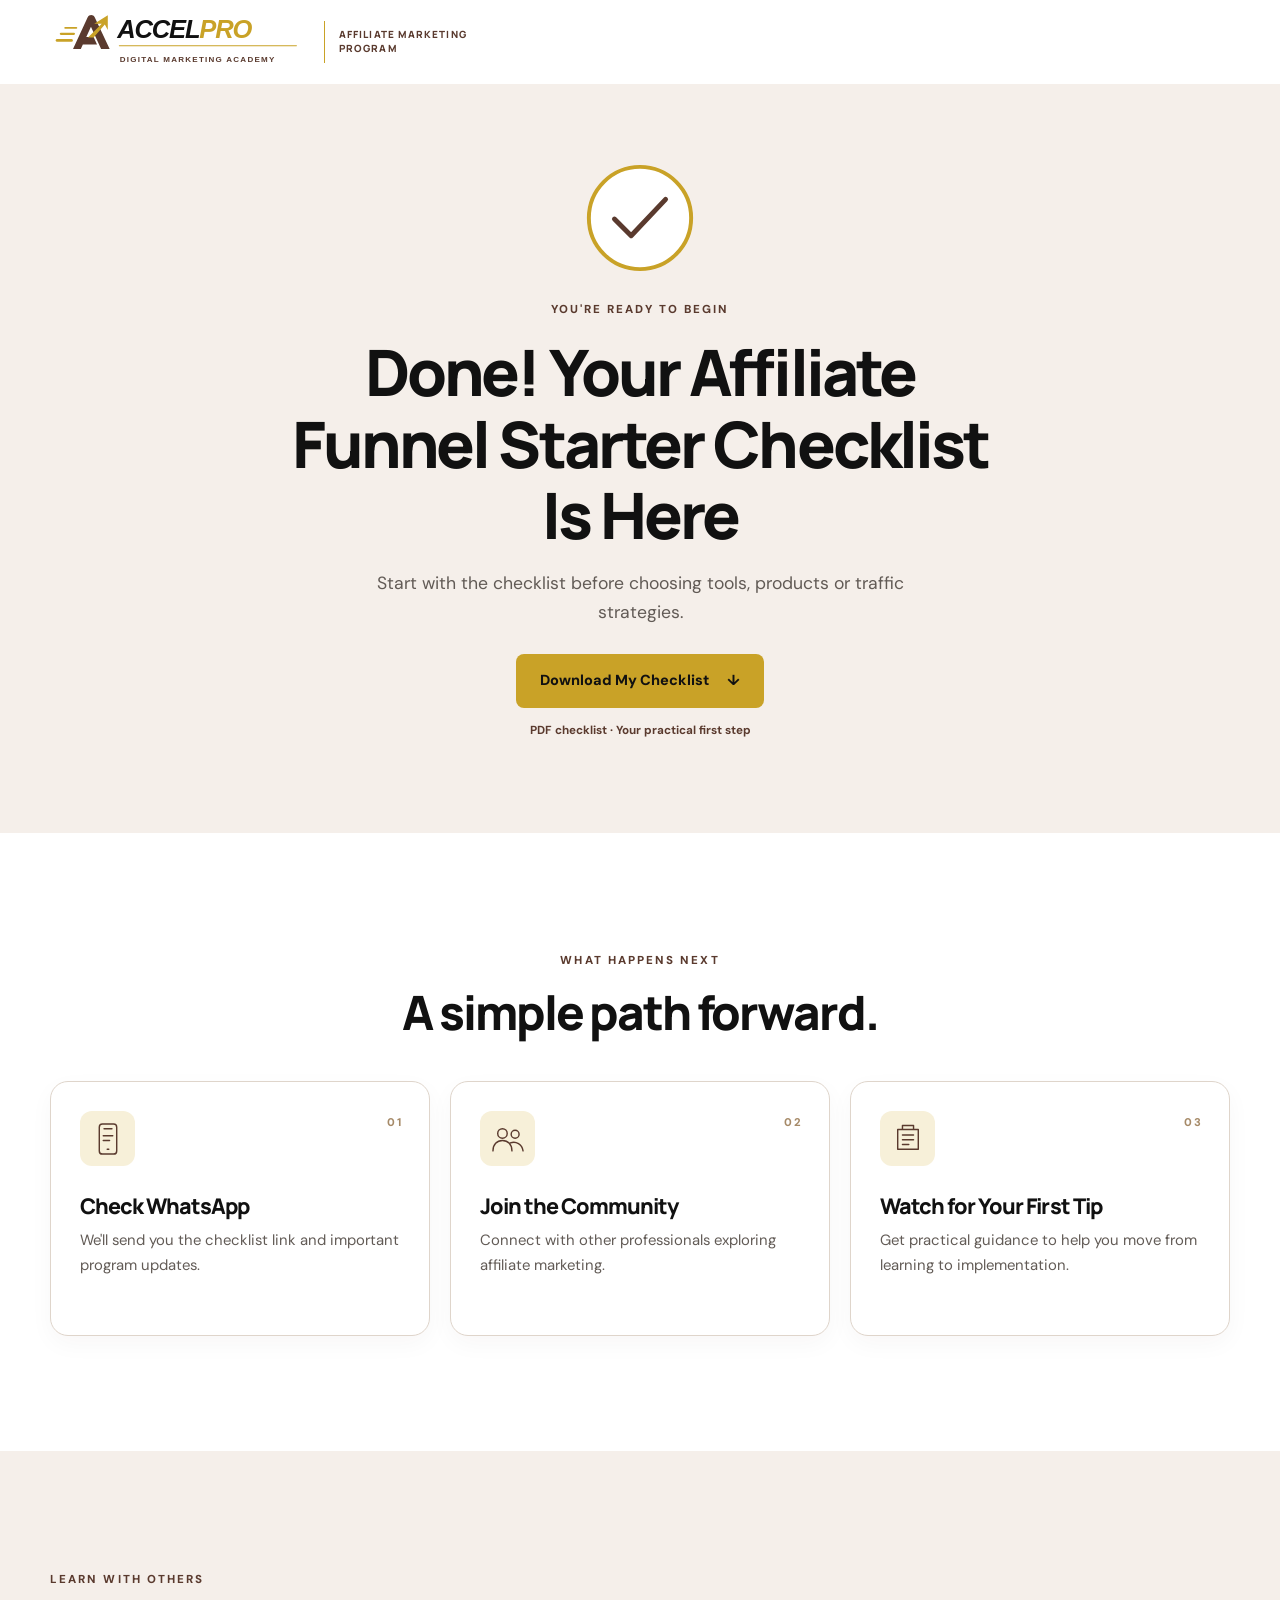
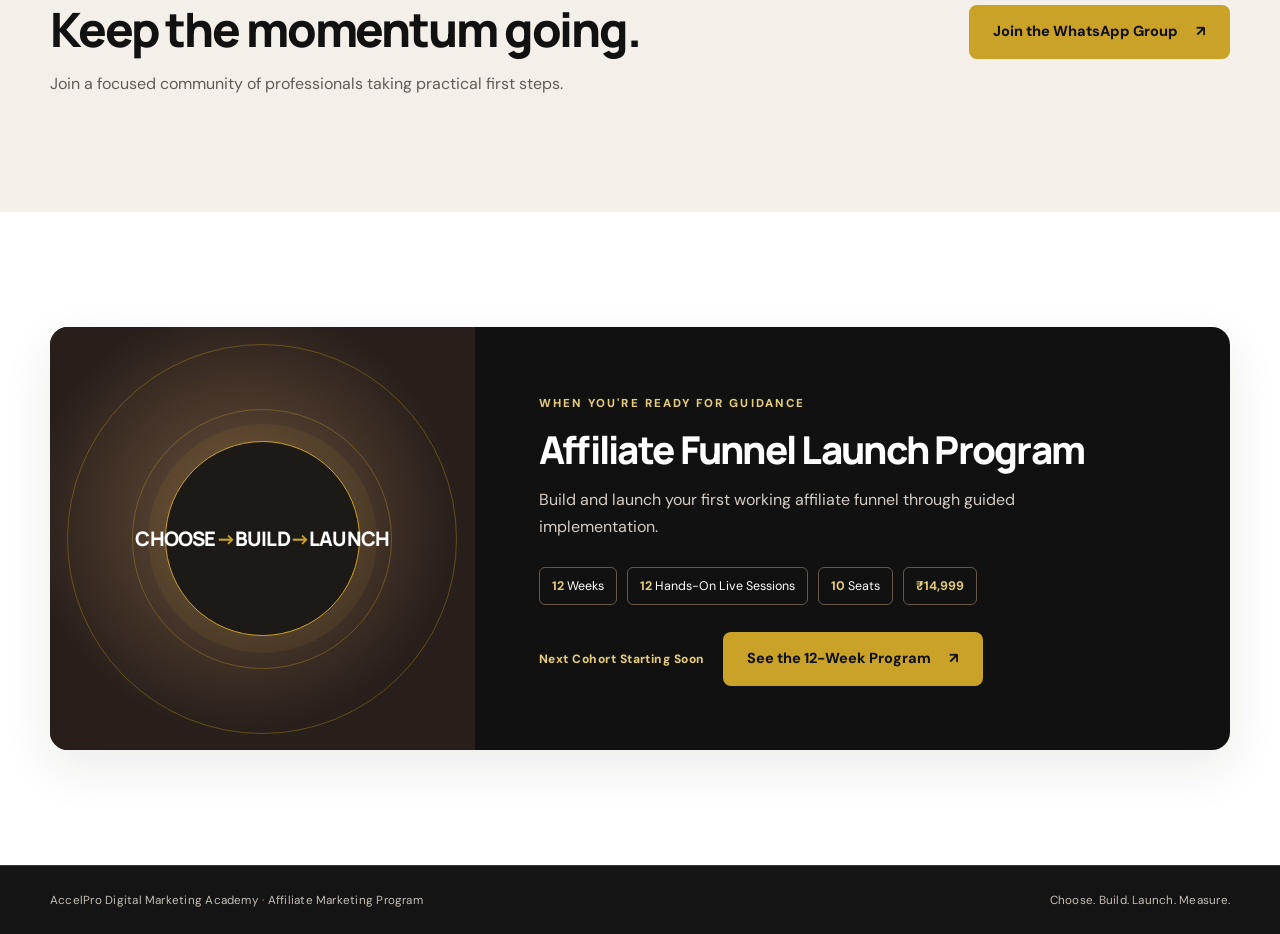
<file: thanks.html>
<!doctype html>
<html lang="en">
<head>
  <meta charset="utf-8"><meta name="viewport" content="width=device-width, initial-scale=1">
  <title data-site-replace="BRAND">Your Affiliate Funnel Starter Checklist | AccelPro Digital Marketing Academy</title>
  <meta name="description" content="Your free Affiliate Funnel Starter Checklist is ready. Download it and take your first practical step toward a working affiliate funnel.">
  <meta property="og:title" content="Your Affiliate Funnel Starter Checklist | AccelPro Digital Marketing Academy" data-site-replace="BRAND"><meta property="og:description" content="Your practical affiliate funnel starting point is ready."><meta property="og:type" content="website">
  <link rel="canonical" href="https://accelproaffiliate.com/thanks.html" data-site-canonical="/thanks.html"><link rel="icon" href="assets/favicon.svg" type="image/svg+xml"><link rel="stylesheet" href="styles.css"><script src="config.js"></script><script src="script.js" defer></script>
</head>
<body class="thanks-page">
  <header class="site-header container" aria-label="AccelPro Digital Marketing Academy" data-site-replace="BRAND"><div class="brand"><img class="brand-logo" src="assets/brand/accelpro-digital-marketing-academy.svg" alt="AccelPro Digital Marketing Academy"><span class="brand-context"><span class="program-label" data-site="PROGRAM">Affiliate Marketing Program</span></span></div></header>
  <main>
    <section class="thanks-hero"><div class="container thanks-inner"><div class="success-mark"><svg viewBox="0 0 120 120" role="img" aria-label="Success"><circle cx="60" cy="60" r="52"/><path d="m34 61 17 17 35-37"/></svg></div><span class="eyebrow">YOU'RE READY TO BEGIN</span><h1>Done! Your Affiliate Funnel Starter Checklist Is Here</h1><p>Start with the checklist before choosing tools, products or traffic strategies.</p><a class="btn btn-gold" href="assets/affiliate-funnel-starter-checklist.pdf" data-site="FREE_THING_LINK" download>Download My Checklist <span aria-hidden="true">↓</span></a><span class="download-note">PDF checklist · Your practical first step</span></div></section>

    <section class="section section-light" aria-labelledby="next-title"><div class="container"><div class="section-heading centered"><span class="eyebrow">WHAT HAPPENS NEXT</span><h2 id="next-title">A simple path forward.</h2></div><div class="three-grid next-grid">
      <article class="feature-card"><span class="icon-badge"><svg viewBox="0 0 48 48" aria-hidden="true"><rect x="13" y="5" width="22" height="38" rx="4"/><path d="M19 11h10m-6 26h2M18 20h12m-12 6h8"/></svg></span><span class="card-index">01</span><h3>Check WhatsApp</h3><p>We'll send you the checklist link and important program updates.</p></article>
      <article class="feature-card"><span class="icon-badge"><svg viewBox="0 0 48 48" aria-hidden="true"><circle cx="17" cy="17" r="6"/><circle cx="33" cy="18" r="5"/><path d="M5 39c0-8 5-13 12-13s12 5 12 13M27 29c7-3 15 2 16 10"/></svg></span><span class="card-index">02</span><h3>Join the Community</h3><p>Connect with other professionals exploring affiliate marketing.</p></article>
      <article class="feature-card"><span class="icon-badge"><svg viewBox="0 0 48 48" aria-hidden="true"><path d="M11 12h26v25H11zM17 19h14m-14 6h14m-14 6h8M17 12V7h14v5"/></svg></span><span class="card-index">03</span><h3>Watch for Your First Tip</h3><p>Get practical guidance to help you move from learning to implementation.</p></article>
    </div></div></section>

    <section class="section section-coffee community-section"><div class="container community-card"><div><span class="eyebrow">LEARN WITH OTHERS</span><h2>Keep the momentum going.</h2><p>Join a focused community of professionals taking practical first steps.</p></div><div class="community-action"><a class="btn btn-gold" href="#group-message" data-site="GROUP_LINK">Join the WhatsApp Group <span aria-hidden="true">↗</span></a><p id="group-message" data-group-message hidden tabindex="-1" role="status">WhatsApp group link will be shared shortly.</p></div></div></section>

    <section class="section section-light" aria-labelledby="program-title"><div class="container"><div class="program-teaser"><div class="teaser-visual" aria-hidden="true"><div class="teaser-orbit orbit-one"></div><div class="teaser-orbit orbit-two"></div><div class="teaser-core">CHOOSE <span>→</span> BUILD <span>→</span> LAUNCH</div></div><div class="teaser-copy"><span class="eyebrow">WHEN YOU'RE READY FOR GUIDANCE</span><h2 id="program-title">Affiliate Funnel Launch Program</h2><p>Build and launch your first working affiliate funnel through guided implementation.</p><div class="teaser-facts"><span><strong>12</strong> Weeks</span><span><strong>12</strong> Hands-On Live Sessions</span><span><strong data-site="SEATS">10</strong> Seats</span><span><strong data-site="PRICE">₹14,999</strong></span></div><div class="teaser-bottom"><span class="cohort-label" data-site="START_DATE">Next Cohort Starting Soon</span><a class="btn btn-gold" href="offer.html">See the 12-Week Program <span aria-hidden="true">↗</span></a></div></div></div></div></section>
  </main>
  <footer class="footer"><div class="container footer-inner"><span><span data-site="BRAND">AccelPro Digital Marketing Academy</span> <span class="gold-dot">·</span> <span data-site="PROGRAM">Affiliate Marketing Program</span></span><span>Choose. Build. Launch. Measure.</span></div></footer>
</body>
</html>
</file>
<file: styles.css>
@import url('https://fonts.googleapis.com/css2?family=DM+Sans:wght@400;500;600;700&family=Manrope:wght@400;500;600;700;800&display=swap');

:root{--black:#111111;--gold:#C9A227;--gold-light:#e4cd76;--coffee:#5A3A2E;--soft:#F5EFEA;--white:#FFFFFF;--line:#dfd5cb;--muted:#625b56;--radius:18px;--shadow:0 18px 50px rgba(41,28,21,.09)}
*{box-sizing:border-box}html{scroll-behavior:smooth}body{margin:0;color:var(--black);background:var(--white);font-family:'DM Sans',Arial,sans-serif;-webkit-font-smoothing:antialiased}h1,h2,h3,p{margin-top:0}h1,h2,h3{font-family:Manrope,'DM Sans',Arial,sans-serif;letter-spacing:-.045em;line-height:1.12}h1{font-size:clamp(2.8rem,5vw,5.25rem);font-weight:800}h2{font-size:clamp(2.25rem,3.7vw,3.85rem);font-weight:800}h3{font-size:1.35rem;font-weight:800}p{line-height:1.65}a{color:inherit;text-decoration:none}button,input{font:inherit}button{cursor:pointer}svg{display:block}img{display:block;max-width:100%}em{font-style:normal;color:var(--coffee)}.container{width:min(100% - 40px,1180px);margin-inline:auto}.section{padding:clamp(76px,9vw,132px) 0}.section-light{background:var(--white)}.section-coffee{background:var(--soft)}.eyebrow{display:inline-flex;align-items:center;gap:11px;color:var(--coffee);font-size:.72rem;font-weight:800;letter-spacing:.18em;line-height:1.3}.eyebrow-line{width:28px;height:1px;background:var(--gold)}.section-heading{max-width:650px;margin-bottom:42px}.section-heading h2{margin:17px 0}.section-heading p,.section-intro{font-size:1.08rem;color:var(--muted);max-width:550px}.section-heading.centered{text-align:center;margin-inline:auto}.section-heading.centered p{margin-inline:auto}.btn{min-height:54px;display:inline-flex;align-items:center;justify-content:center;gap:18px;border:1px solid transparent;border-radius:8px;padding:15px 23px;text-align:center;font-size:.91rem;font-weight:800;line-height:1.25;transition:transform .2s,background .2s,box-shadow .2s}.btn:hover{transform:translateY(-2px);box-shadow:0 8px 22px rgba(49,34,16,.13)}.btn-gold{background:var(--gold);color:var(--black)}.btn-gold:hover{background:var(--gold-light)}.btn-full{width:100%}a:focus-visible,button:focus-visible,input:focus-visible,summary:focus-visible{outline:3px solid var(--coffee);outline-offset:3px}.site-header{min-height:84px;display:flex;align-items:center;justify-content:space-between;gap:20px}.brand{display:flex;align-items:center;gap:14px}.brand-logo{width:260px;height:auto;flex:none}.brand-context{min-height:42px;display:flex;align-items:center;padding-left:14px;border-left:1px solid var(--gold);font-family:Manrope,sans-serif}.program-label{max-width:165px;color:var(--coffee);font-size:.62rem;font-weight:800;letter-spacing:.11em;line-height:1.4;text-transform:uppercase}.brand-mark{width:38px;height:38px;border:2px solid var(--black);border-radius:8px;display:grid;place-items:center;font-family:Manrope,sans-serif;font-size:1.25rem;font-weight:800;letter-spacing:-.1em}.brand-mark span{color:var(--gold)}.brand-text{display:flex;flex-direction:column;font-family:Manrope,sans-serif;font-size:1.04rem;font-weight:600;letter-spacing:-.04em;line-height:1.08}.brand-text strong{font-weight:800}.brand-text small{margin-top:4px;color:var(--coffee);font-family:'DM Sans',sans-serif;font-size:.58rem;font-weight:800;letter-spacing:.11em;text-transform:uppercase}.header-note{font-size:.77rem;color:var(--muted);font-weight:700;letter-spacing:.03em}.hero{position:relative;overflow:hidden;background:var(--soft)}.hero:before{content:"";position:absolute;inset:0 auto 0 0;width:36%;background:linear-gradient(90deg,rgba(255,255,255,.55),transparent);pointer-events:none}.lead-hero{padding:72px 0 90px}.hero-grid{position:relative;display:grid;grid-template-columns:minmax(0,1.13fr) minmax(350px,.87fr);align-items:center;gap:clamp(35px,5vw,90px)}.hero-copy h1{margin:21px 0 20px}.hero-lede{max-width:600px;color:#534d48;font-size:1.12rem;line-height:1.65}.hero-points{display:flex;flex-wrap:wrap;gap:10px;margin:26px 0 22px}.hero-points span{padding:9px 14px;border:1px solid #d8c8b8;border-radius:99px;font-size:.76rem;font-weight:800;letter-spacing:.04em;background:rgba(255,255,255,.45)}.workbook-scene{height:310px;position:relative;display:flex;align-items:flex-end;padding-left:55px}.workbook-shadow{position:absolute;left:30px;bottom:6px;width:370px;height:34px;border-radius:50%;background:rgba(55,36,29,.16);filter:blur(14px)}.workbook-cover{position:relative;z-index:1;width:265px;height:300px;padding:18px 21px;background:#171512;color:var(--white);border:1px solid #3a3324;border-radius:3px 11px 11px 3px;box-shadow:12px 15px 24px rgba(34,22,18,.28);transform:rotate(-6deg);display:flex;flex-direction:column;overflow:hidden}.workbook-cover:before{content:"";position:absolute;left:0;top:0;bottom:0;width:8px;background:#5b4923}.workbook-cover:after{content:"";position:absolute;width:200px;height:200px;border:1px solid rgba(201,162,39,.28);border-radius:50%;right:-105px;top:78px}.cover-top,.cover-bottom{display:flex;align-items:flex-start;justify-content:space-between;gap:15px}.cover-top{font-size:.48rem;font-weight:800;letter-spacing:.14em;line-height:1.3}.cover-top span:last-child{text-align:right;color:var(--gold-light)}.cover-rule{height:1px;background:rgba(255,255,255,.34);margin:14px 0 25px}.cover-kicker{font-size:.48rem;color:var(--gold-light);font-weight:800;letter-spacing:.17em}.workbook-cover strong{font-family:Manrope,sans-serif;font-size:1.6rem;line-height:1.07;letter-spacing:-.05em;margin-top:12px}.workbook-cover i{color:var(--gold);font-style:normal}.cover-dot{color:var(--gold)}.cover-bottom{margin-top:auto;align-items:end;font-size:.48rem;line-height:1.65;letter-spacing:.08em}.cover-bottom svg{width:46px;fill:none;stroke:var(--gold);stroke-width:1.5}.scene-stamp{position:absolute;z-index:2;left:290px;bottom:48px;width:108px;height:108px;border:1px solid var(--gold);border-radius:50%;background:#fff9ed;display:flex;flex-direction:column;align-items:center;justify-content:center;text-align:center;color:var(--coffee);font-size:.7rem;line-height:1.2;font-weight:700;transform:rotate(7deg);box-shadow:var(--shadow)}.scene-stamp span{font-family:Manrope,sans-serif;font-size:2.35rem;line-height:1;color:var(--black)}.form-wrap{background:var(--white);padding:clamp(25px,3vw,38px);border:1px solid #e7dfd8;border-radius:var(--radius);box-shadow:var(--shadow)}.form-topline{display:flex;align-items:center;gap:9px;font-size:.64rem;font-weight:800;letter-spacing:.14em;color:var(--coffee)}.mini-spark{font-size:1.25rem;color:var(--gold)}.form-wrap h2{font-size:2.25rem;margin:12px 0 8px}.form-wrap>p{color:var(--muted);font-size:.92rem;margin-bottom:25px}.field{margin-bottom:16px}.field label{display:block;margin-bottom:7px;font-weight:800;font-size:.82rem}.field input{width:100%;min-height:51px;padding:12px 14px;border:1px solid #cfc6bd;border-radius:7px;background:#fff;color:var(--black)}.field input::placeholder{color:#8a8178}.field small{display:block;margin-top:6px;color:var(--coffee);font-size:.73rem}.check-field{display:grid;grid-template-columns:17px 1fr;gap:10px;align-items:start;margin:5px 0 20px;color:#4f4943;font-size:.77rem;line-height:1.5}.check-field input{width:17px;height:17px;margin:2px 0 0;accent-color:var(--coffee)}.privacy-note{margin:12px 0 0;text-align:center;color:#736b64;font-size:.72rem}.three-grid{display:grid;grid-template-columns:repeat(3,minmax(0,1fr));gap:20px}.feature-card{position:relative;min-height:255px;padding:29px;background:var(--white);border:1px solid var(--line);border-radius:var(--radius);box-shadow:0 8px 25px rgba(48,31,22,.035)}.icon-badge{width:55px;height:55px;display:grid;place-items:center;background:#f7f0d9;border-radius:12px}.icon-badge svg,.journey-icon svg,.roadmap-icon svg,.art-node svg{width:38px;height:38px;fill:none;stroke:var(--coffee);stroke-width:1.8;stroke-linecap:round;stroke-linejoin:round}.feature-card h3{margin:28px 0 10px}.feature-card p{color:var(--muted);font-size:.93rem;margin:0}.card-index{position:absolute;top:33px;right:27px;font-size:.7rem;font-weight:800;letter-spacing:.12em;color:#a68a68}.journey-path{display:grid;grid-template-columns:1fr 70px 1fr 70px 1fr;align-items:start;gap:16px}.journey-step{padding:20px 8px}.journey-icon{width:78px;height:78px;background:var(--white);border:1px solid #e5d8ca;border-radius:50%;display:grid;place-items:center;margin-bottom:25px}.journey-icon svg{width:44px;height:44px}.journey-step>span{font-size:.66rem;font-weight:800;letter-spacing:.17em;color:var(--coffee)}.journey-step h3{margin:10px 0}.journey-step p{color:var(--muted);font-size:.94rem;margin:0}.path-arrow{padding-top:45px}.path-arrow svg{width:100%;height:24px;fill:none;stroke:var(--gold);stroke-width:2}.split-section{display:grid;grid-template-columns:.8fr 1.2fr;gap:8%;align-items:start}.split-section h2{max-width:470px;margin:18px 0}.tick-list,.cross-list{list-style:none;padding:0;margin:0}.tick-list li,.cross-list li{position:relative;padding:0 0 0 34px;margin-bottom:16px;line-height:1.55}.tick-list li:before,.cross-list li:before{position:absolute;left:0;top:2px;width:21px;height:21px;border-radius:50%;display:grid;place-items:center;font-size:.8rem;font-weight:800}.tick-list li:before{content:"✓";background:#eadcae;color:#3c2b14}.cross-list li:before{content:"−";background:#eee7e1;color:var(--coffee)}.about-grid{display:grid;grid-template-columns:.85fr 1.15fr;gap:8%;align-items:center}.coach-visual{min-height:440px;background:#e8ded4;border-radius:var(--radius);position:relative;overflow:hidden}.coach-visual:before{content:"";position:absolute;inset:22px;border:1px solid rgba(90,58,46,.22);border-radius:12px}.coach-photo{width:100%;height:440px;object-fit:cover;object-position:center 30%;border-radius:var(--radius)}.coach-photo[hidden]{display:none}.coach-visual.without-photo{background:radial-gradient(circle at 68% 28%,#d9c2a1 0 10%,transparent 10.2%),linear-gradient(145deg,#e8d9ca,#cdb49b)}.coach-visual.without-photo:after{content:"A";position:absolute;inset:0;display:grid;place-items:center;font-family:Manrope,sans-serif;font-size:18rem;font-weight:800;color:rgba(90,58,46,.15)}.coach-proof{position:absolute;z-index:1;left:18px;bottom:18px;display:flex;align-items:center;gap:12px;background:var(--black);color:var(--white);padding:18px 22px;border-radius:8px;box-shadow:var(--shadow)}.coach-proof strong{font-family:Manrope,sans-serif;font-size:2.5rem;line-height:1;letter-spacing:-.08em}.coach-proof strong span{color:var(--gold)}.coach-proof>span{font-size:.61rem;font-weight:800;letter-spacing:.1em;line-height:1.5}.about-copy h2{margin:17px 0 24px}.about-copy p{font-size:1.05rem;color:#4e4843;margin-bottom:17px}.about-proofline{display:flex;align-items:center;gap:13px;margin-top:30px;font-size:.84rem;font-weight:800;line-height:1.5}.proof-line{width:32px;height:2px;flex:none;background:var(--gold)}.final-cta{background:var(--black);color:var(--white);text-align:center}.cta-inner{max-width:770px}.final-cta .eyebrow{color:var(--gold-light)}.final-cta h2{margin:17px auto;max-width:700px}.final-cta p{color:#d1c7bc;font-size:1.08rem;margin-bottom:27px}.footer{background:#141414;color:#c7beb5;border-top:1px solid #3d352e;padding:26px 0}.footer-inner{display:flex;justify-content:space-between;gap:20px;font-size:.73rem;letter-spacing:.02em}.gold-dot{color:var(--gold)}

/* Thank-you page */
.thanks-hero{background:var(--soft);padding:75px 0 95px;text-align:center}.thanks-inner{max-width:740px}.success-mark{width:118px;height:118px;margin:0 auto 20px}.success-mark svg{width:100%;height:100%;fill:#fff;stroke:var(--gold);stroke-width:4}.success-mark svg path{stroke:var(--coffee);stroke-width:5;fill:none;stroke-linecap:round;stroke-linejoin:round;stroke-dasharray:80;stroke-dashoffset:80;animation:draw-check .8s .2s ease forwards}.thanks-hero h1{font-size:clamp(2.6rem,5vw,4.8rem);margin:18px 0}.thanks-hero p{max-width:560px;margin:0 auto 27px;color:var(--muted);font-size:1.1rem}.download-note{display:block;margin-top:14px;color:var(--coffee);font-size:.73rem;font-weight:700}.community-card{display:flex;justify-content:space-between;align-items:center;gap:36px}.community-card h2{margin:15px 0}.community-card p{color:var(--muted);margin:0}.community-action{text-align:center}.community-action [role=status]{max-width:250px;margin:13px auto 0;color:var(--coffee);font-size:.83rem;font-weight:700}.program-teaser{display:grid;grid-template-columns:.72fr 1.28fr;overflow:hidden;background:var(--black);color:var(--white);border-radius:var(--radius);box-shadow:var(--shadow)}.teaser-visual{position:relative;min-height:420px;background:radial-gradient(circle at 45% 45%,#6c513d,#281f1a 65%);overflow:hidden;display:grid;place-items:center}.teaser-orbit{position:absolute;border:1px solid rgba(201,162,39,.35);border-radius:50%}.orbit-one{width:260px;height:260px}.orbit-two{width:390px;height:390px}.teaser-core{position:relative;z-index:1;width:195px;height:195px;border-radius:50%;background:#1d1916;border:1px solid var(--gold);display:flex;align-items:center;justify-content:center;text-align:center;padding:25px;color:#fff;font-family:Manrope,sans-serif;font-size:1.25rem;font-weight:800;line-height:1.55;letter-spacing:-.04em;box-shadow:0 0 0 17px rgba(201,162,39,.08)}.teaser-core span{color:var(--gold)}.teaser-copy{padding:clamp(30px,5vw,65px)}.teaser-copy .eyebrow{color:var(--gold-light)}.teaser-copy h2{margin:16px 0;font-size:clamp(2rem,3vw,3.3rem)}.teaser-copy>p{color:#d5ccc5;max-width:550px}.teaser-facts{display:flex;flex-wrap:wrap;gap:10px;margin:27px 0}.teaser-facts span{padding:10px 12px;border:1px solid #665848;border-radius:6px;font-size:.78rem}.teaser-facts strong{color:var(--gold-light)}.teaser-bottom{display:flex;flex-wrap:wrap;align-items:center;gap:18px}.cohort-label{color:var(--coffee);font-size:.75rem;font-weight:800;letter-spacing:.04em}.teaser-bottom .cohort-label{color:var(--gold-light)}

/* Offer page */
.offer-hero{padding:80px 0 100px}.offer-hero-grid{position:relative;display:grid;grid-template-columns:1.08fr .92fr;align-items:center;gap:clamp(30px,5vw,80px)}.offer-hero h1{font-size:clamp(2.9rem,4.8vw,5.2rem)}.hero-facts{display:flex;flex-wrap:wrap;gap:9px;margin:24px 0}.hero-facts span{padding:10px 12px;border:1px solid #d6c6b3;border-radius:6px;background:#fff9f2;font-size:.79rem;font-weight:800}.hero-action{display:flex;align-items:center;flex-wrap:wrap;gap:16px}.hero-fine{max-width:560px;margin:20px 0 0;color:#756d65;font-size:.77rem}.funnel-art{background:var(--black);color:var(--white);border-radius:var(--radius);padding:25px 28px;box-shadow:var(--shadow)}.art-heading,.art-footer{display:flex;justify-content:space-between;gap:10px;color:var(--gold-light);font-size:.63rem;font-weight:800;letter-spacing:.15em}.art-heading{padding-bottom:22px;border-bottom:1px solid #514940}.art-footer{padding-top:22px;border-top:1px solid #514940}.art-track{padding:14px 0}.art-node{display:grid;grid-template-columns:33px 55px 1fr;align-items:center;column-gap:16px;min-height:91px;position:relative}.art-node:not(:last-child):before{content:"";position:absolute;top:72px;left:60px;height:36px;border-left:1px dashed var(--gold)}.art-node svg{grid-column:2;grid-row:1 / 3;width:50px;height:50px;padding:10px;border:1px solid var(--gold);border-radius:50%;stroke:var(--gold-light)}.node-num{grid-column:1;grid-row:1 / 3;color:var(--gold-light);font-size:.7rem;font-weight:800}.art-node strong{grid-column:3;grid-row:1;align-self:end;font-family:Manrope,sans-serif;font-size:1.05rem}.art-node small{grid-column:3;grid-row:2;align-self:start;color:#c5b9ab}.proof-strip{background:var(--black);color:var(--white);border-top:1px solid #433c34}.proof-grid{display:grid;grid-template-columns:1fr 1fr;gap:30px}.proof-item{display:flex;align-items:center;gap:24px;padding:28px 0}.proof-item:first-child{border-right:1px solid #4b4339}.proof-item strong{font-family:Manrope,sans-serif;font-size:3rem;letter-spacing:-.07em;line-height:1}.proof-item strong span{color:var(--gold)}.proof-item .proof-words{color:var(--gold-light);font-size:1.4rem;letter-spacing:-.04em}.proof-item>span{max-width:190px;color:#e0d6ca;font-size:.8rem;line-height:1.5}.before-after{display:grid;grid-template-columns:1fr 40px 1fr;align-items:center;gap:12px}.comparison-panel{min-height:440px;padding:clamp(25px,3vw,40px);border-radius:var(--radius)}.comparison-panel.before{background:#f3efeb;border:1px solid #ddd5cd}.comparison-panel.after{background:#fdf9ee;border:1px solid #d8c488}.panel-label{display:block;color:var(--coffee);font-size:.68rem;font-weight:800;letter-spacing:.15em}.comparison-panel h3{font-size:1.7rem;margin:17px 0 25px}.comparison-arrow{width:45px;height:45px;border-radius:50%;background:var(--gold);display:grid;place-items:center;font-size:1.5rem;font-weight:800;position:relative;z-index:1;margin-left:-3px}.roadmap{display:grid;grid-template-columns:repeat(4,minmax(0,1fr));gap:15px}.roadmap-card{display:flex;flex-direction:column;min-height:490px;padding:24px;background:var(--white);border:1px solid #dfd4c8;border-radius:var(--radius);box-shadow:0 8px 26px rgba(40,26,18,.04)}.roadmap-top{display:flex;justify-content:space-between;align-items:start;gap:8px}.roadmap-icon{width:55px;height:55px;display:grid;place-items:center;background:#f7f0d9;border-radius:12px}.weeks{margin-top:5px;color:var(--coffee);font-size:.67rem;font-weight:800;letter-spacing:.08em}.stage-num{margin-top:26px;color:#a18456;font-size:.68rem;font-weight:800;letter-spacing:.16em}.roadmap-card h3{margin:8px 0 15px;font-size:1.55rem}.roadmap-card ul{padding-left:17px;margin:0;color:#514a43;font-size:.84rem;line-height:1.55}.roadmap-card li{margin-bottom:9px}.roadmap-card li::marker{color:var(--gold)}.achievement{margin:auto 0 0;padding-top:18px;border-top:1px solid var(--line);color:var(--coffee);font-size:.82rem;font-weight:800;line-height:1.45}.inclusion-grid{display:grid;grid-template-columns:repeat(3,minmax(0,1fr));gap:1px;background:#e5ddd4;border:1px solid #e5ddd4;border-radius:var(--radius);overflow:hidden}.inclusion{min-height:110px;display:flex;align-items:flex-start;gap:15px;padding:25px;background:var(--white)}.inclusion span{width:31px;height:31px;flex:none;display:grid;place-items:center;border:1px solid var(--gold);border-radius:8px;color:var(--coffee);font-size:.67rem;font-weight:800}.inclusion p{margin:2px 0 0;font-size:.9rem;font-weight:700;line-height:1.5}.fit-grid{display:grid;grid-template-columns:1fr 1fr;gap:18px}.fit-panel{padding:clamp(25px,3vw,40px);background:var(--white);border:1px solid #e0d5ca;border-radius:var(--radius)}.fit-panel.muted{background:#ece4dd}.fit-panel .panel-label{margin-bottom:28px}.fit-panel li{font-size:.95rem}.price-layout{display:grid;grid-template-columns:.84fr 1.16fr;gap:8%;align-items:start}.price-context h2{margin:18px 0}.price-context>p{color:var(--muted);font-size:1.05rem}.price-meta{display:grid;gap:18px;margin-top:40px}.price-meta span{display:flex;flex-direction:column;gap:3px;padding-left:17px;border-left:2px solid var(--gold);color:var(--muted);font-size:.83rem}.price-meta strong{color:var(--black);font-family:Manrope,sans-serif;font-size:1.1rem}.price-card{background:var(--black);color:var(--white);border-radius:var(--radius);padding:clamp(28px,4vw,47px);box-shadow:var(--shadow)}.price-card .eyebrow{color:var(--gold-light)}.price{margin:17px 0 0;font-family:Manrope,sans-serif;font-size:clamp(3.2rem,6vw,5.8rem);font-weight:800;letter-spacing:-.08em;line-height:1}.price-sub{color:#c9beb1;margin:8px 0 25px;font-size:.88rem}.price-card h3{margin:30px 0 17px;color:var(--gold-light);font-size:1.1rem}.compact-list{list-style:none;padding:0;margin:0}.compact-list li{position:relative;padding:0 0 0 23px;margin:0 0 10px;color:#e1d8cf;font-size:.82rem;line-height:1.5}.compact-list li:before{content:"✓";position:absolute;left:0;color:var(--gold-light);font-weight:800}.terms-grid{display:grid;grid-template-columns:1fr 1fr;gap:18px;margin-top:50px}.terms-card{padding:25px;background:rgba(255,255,255,.6);border:1px solid #e0d4c8;border-radius:12px}.terms-card h3{margin-bottom:14px;font-size:1.15rem}.terms-card p{color:#534b45;font-size:.84rem;margin-bottom:10px}.terms-card p:last-child{margin-bottom:0}.refund-card{grid-column:1/-1;background:#efe5d7;border-left:3px solid var(--gold)}.faq-wrap{max-width:900px}.faq-list{border-top:1px solid var(--line)}.faq-list details{border-bottom:1px solid var(--line)}.faq-list summary{position:relative;list-style:none;cursor:pointer;padding:24px 45px 24px 0;font-family:Manrope,sans-serif;font-size:1.02rem;font-weight:800}.faq-list summary::-webkit-details-marker{display:none}.faq-list summary:after{content:"+";position:absolute;right:4px;top:18px;color:var(--coffee);font-size:1.65rem;font-weight:400}.faq-list details[open] summary:after{content:"−"}.faq-list details p{max-width:720px;color:var(--muted);font-size:.94rem;padding-bottom:21px;margin:0}.mobile-cta{display:none}

@keyframes draw-check{to{stroke-dashoffset:0}}
.inclusion{position:relative;padding-right:55px}.inclusion span{position:absolute;right:19px;top:24px}.inclusion-icon{width:28px;height:28px;flex:none;fill:none;stroke:var(--gold);stroke-width:1.6;stroke-linecap:round;stroke-linejoin:round}
@media(max-width:1024px){.hero-grid,.offer-hero-grid{gap:35px}.workbook-scene{padding-left:20px}.scene-stamp{left:250px}.roadmap{grid-template-columns:repeat(2,minmax(0,1fr))}.roadmap-card{min-height:440px}.inclusion-grid{grid-template-columns:repeat(2,minmax(0,1fr))}}
@media(max-width:768px){.site-header{min-height:86px}.brand-logo{width:220px}.brand-context{padding-left:10px}.header-note{display:none}.hero-grid,.offer-hero-grid,.about-grid,.split-section,.price-layout{grid-template-columns:1fr}.lead-hero,.offer-hero{padding:50px 0 75px}.hero-copy h1{max-width:650px}.workbook-scene{height:250px;margin-top:18px}.workbook-cover{transform:rotate(-4deg) scale(.82);transform-origin:bottom left}.scene-stamp{left:225px;bottom:38px}.form-wrap{max-width:650px}.three-grid{grid-template-columns:1fr 1fr}.journey-path{grid-template-columns:1fr;gap:0}.journey-step{display:grid;grid-template-columns:78px 1fr;column-gap:22px;padding:12px 0}.journey-icon{grid-row:1/4;margin:0}.journey-step>span{align-self:end}.journey-step h3{margin:5px 0}.path-arrow{width:65px;height:30px;padding:0;margin:0 0 0 22px;transform:rotate(90deg)}.split-section{gap:20px}.about-grid{gap:35px}.coach-visual,.coach-photo{height:420px;min-height:420px}.program-teaser{grid-template-columns:1fr}.teaser-visual{min-height:260px}.before-after{grid-template-columns:1fr}.comparison-panel{min-height:0}.comparison-arrow{transform:rotate(90deg);margin:-18px auto}.proof-item{gap:14px}.proof-item .proof-words{font-size:1.1rem}.community-card{align-items:flex-start;flex-direction:column}}
@media(max-width:560px){.container{width:min(100% - 32px,1180px)}h1{font-size:clamp(2.45rem,10vw,3.4rem)}h2{font-size:clamp(2rem,8vw,2.7rem)}.section{padding:68px 0}.lead-hero,.offer-hero{padding:42px 0 65px}.hero-lede{font-size:1rem}.hero-points span{font-size:.68rem}.workbook-scene{height:245px}.three-grid,.fit-grid,.terms-grid,.inclusion-grid,.proof-grid{grid-template-columns:1fr}.feature-card{min-height:0}.proof-item:first-child{border-right:0;border-bottom:1px solid #4b4339}.proof-item{padding:22px 0}.roadmap{grid-template-columns:1fr}.roadmap-card{min-height:0}.roadmap-card ul{margin-bottom:25px}.coach-visual,.coach-photo{height:360px;min-height:360px}.footer-inner{flex-direction:column;gap:5px}.thanks-hero{padding:55px 0 70px}.community-action,.community-action .btn{width:100%}.teaser-copy{padding:30px}.teaser-visual{min-height:230px}.offer-hero h1{font-size:clamp(2.4rem,10vw,3.5rem)}.offer-hero .hero-action .btn,.final-cta .btn,.thanks-hero .btn{width:100%}.hero-action{align-items:flex-start;flex-direction:column}.funnel-art{padding:22px}.comparison-panel{padding:26px}.fit-panel{padding:26px}.terms-grid{margin-top:20px}.refund-card{grid-column:auto}.offer-page{padding-bottom:78px}.mobile-cta{position:fixed;z-index:20;bottom:0;left:0;right:0;display:block;padding:9px 12px calc(9px + env(safe-area-inset-bottom));background:rgba(255,255,255,.96);border-top:1px solid #d7cbbb;box-shadow:0 -6px 25px rgba(0,0,0,.1)}.mobile-cta .btn{min-height:48px;padding:11px 13px;font-size:.79rem}.offer-page .footer{padding-bottom:34px}}
@media(max-width:390px){.brand-logo{width:170px}.program-label{max-width:120px;font-size:.5rem}.scene-stamp{left:205px;width:95px;height:95px}.workbook-scene{padding-left:10px}.brand-text{font-size:.95rem}.brand-text small{font-size:.52rem}}
@media(prefers-reduced-motion:reduce){html{scroll-behavior:auto}*,*:before,*:after{animation-duration:.01ms!important;transition-duration:.01ms!important}.success-mark svg path{stroke-dashoffset:0}}
@media(max-width:768px){.lead-hero .workbook-scene{display:none}.lead-hero .hero-points{margin-bottom:0}.lead-hero .hero-grid{gap:26px}}
</file>
